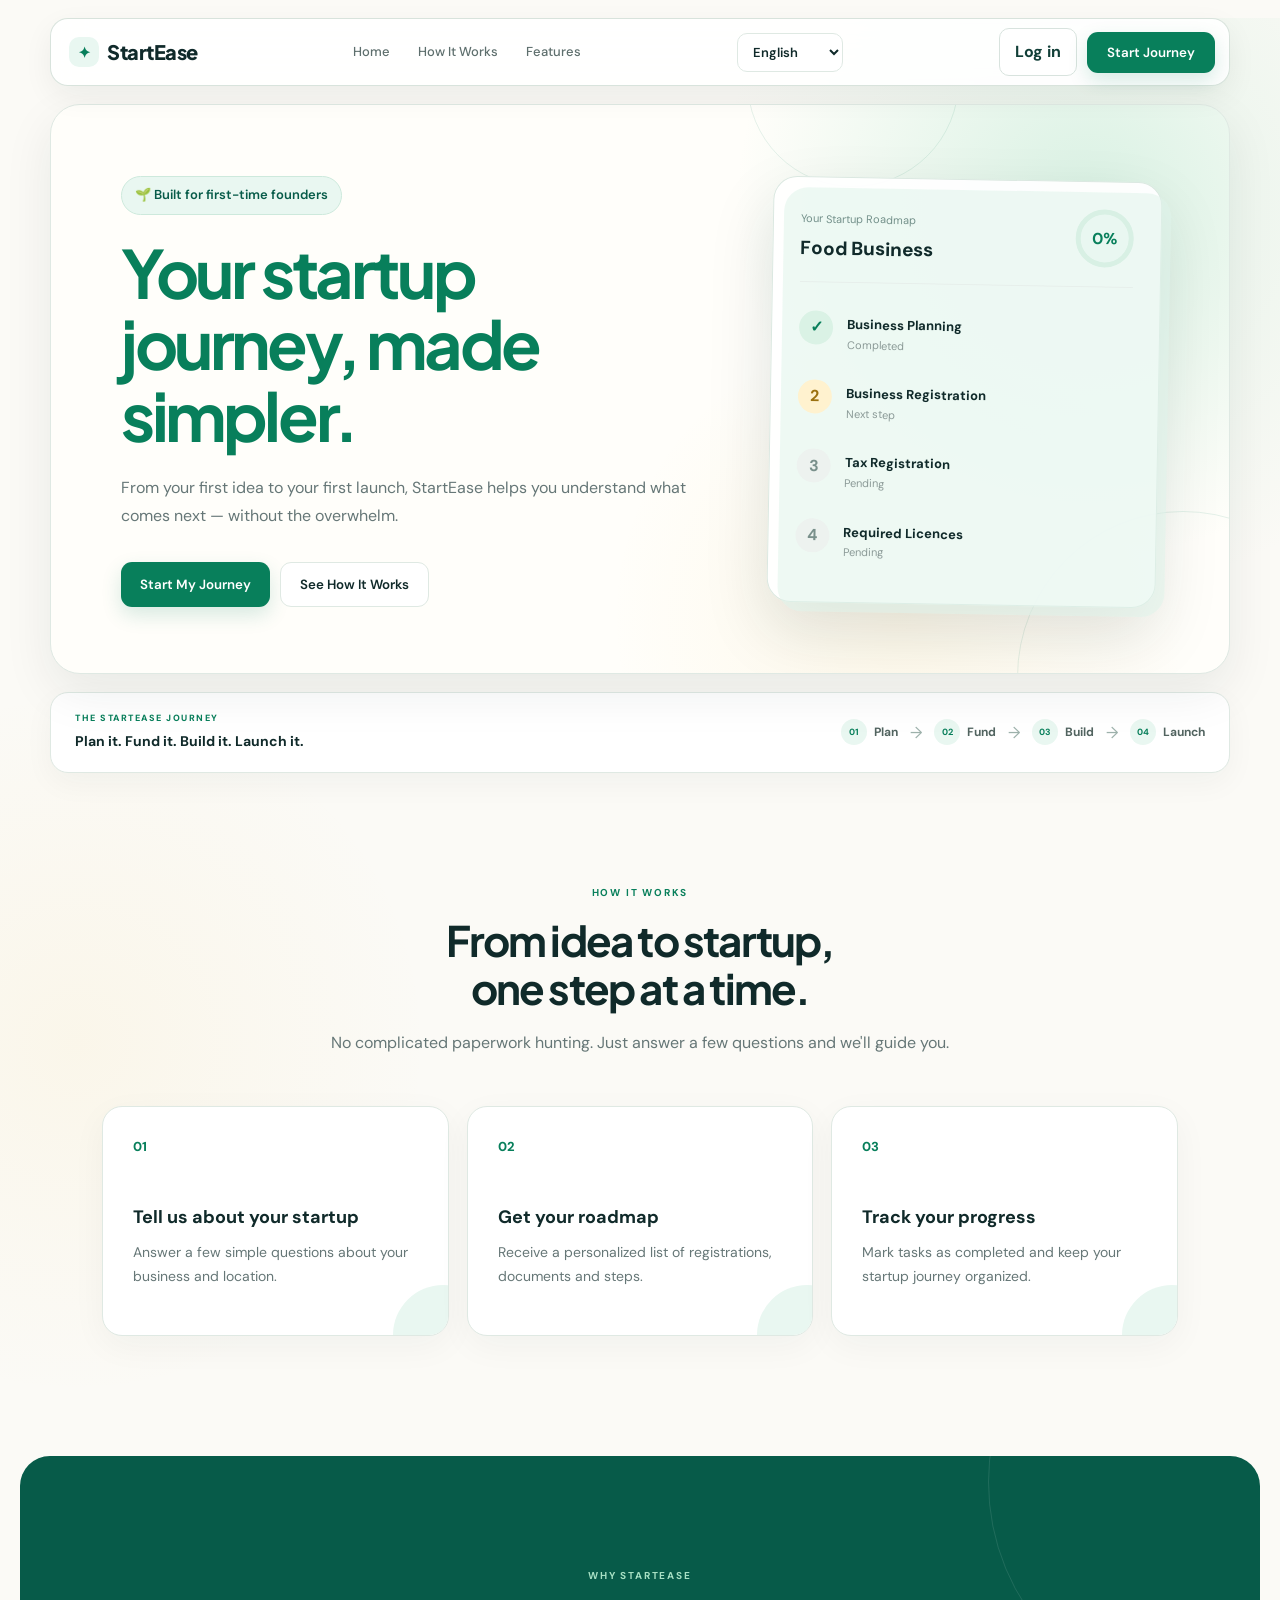
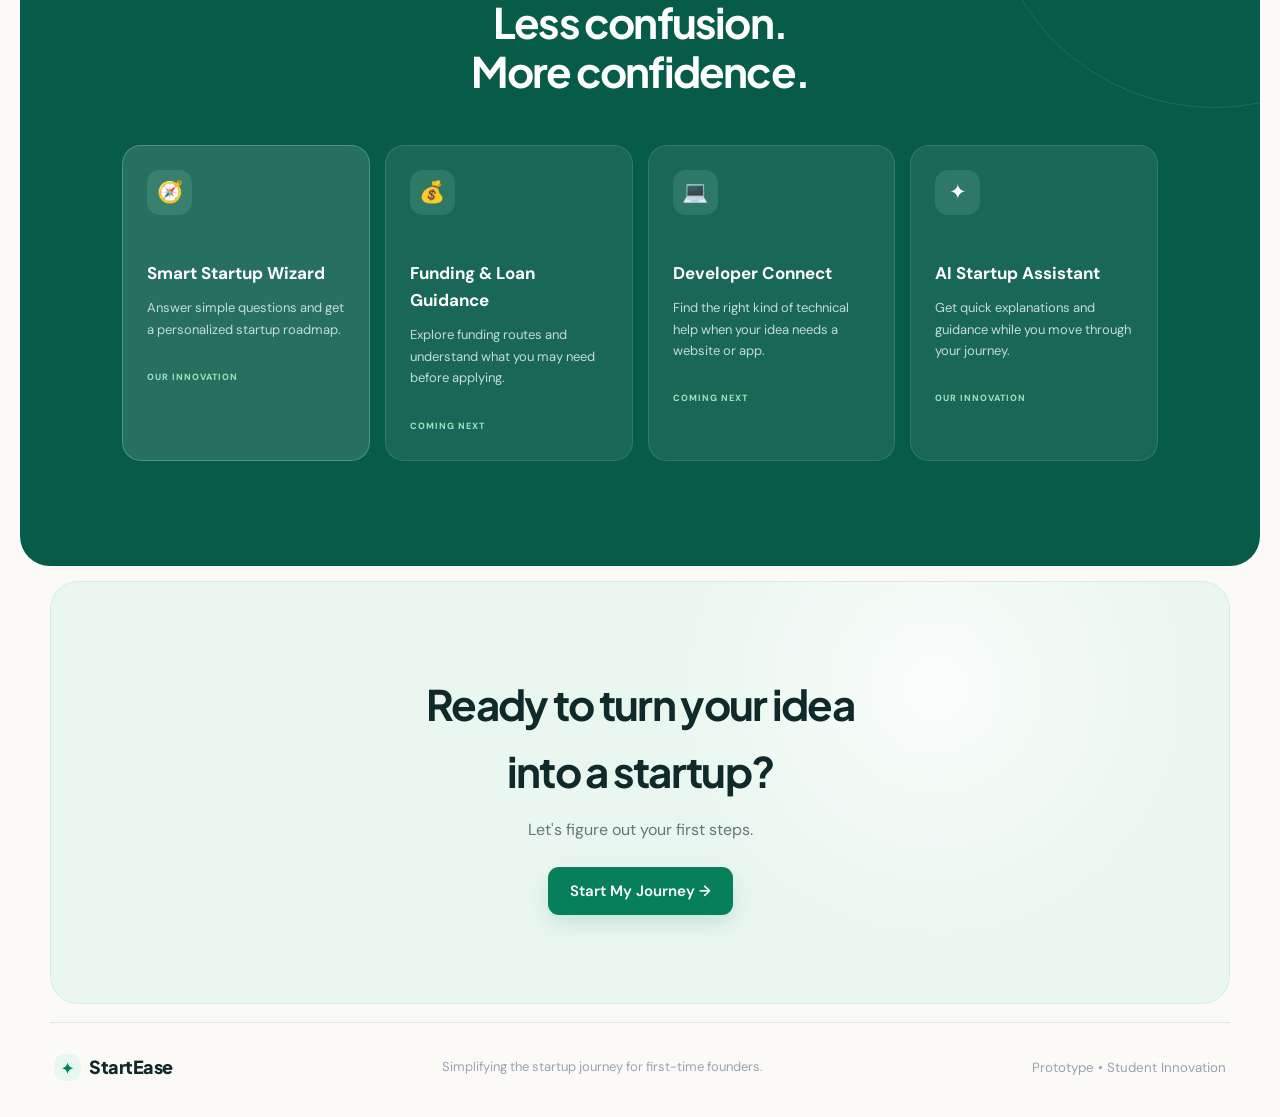
<file: index.html>
<!DOCTYPE html>
<html lang="en">

<head>
    <meta charset="UTF-8">
    <meta name="viewport" content="width=device-width, initial-scale=1.0">

    <title>StartEase | Startup Journey Simplified</title>

    <link rel="stylesheet" href="style.css">
</head>

<body>

    <!-- NAVBAR -->
    <nav class="navbar">

        <div class="logo">
            <span>✦</span> StartEase
        </div>

        <div class="nav-links">
            <a href="#home" data-i18n="navHome">Home</a>
            <a href="#how-it-works" data-i18n="navHow">How It Works</a>
            <a href="#features" data-i18n="navFeatures">Features</a>
        </div>

        <select id="language-selector">
            <option value="en">English</option>
            <option value="hi">हिंदी</option>
            <option value="mr">मराठी</option>
        </select>

        <div class="nav-actions">
            <button class="auth-nav-btn" id="auth-action" onclick="openAuthModal()">Log in</button>
            <button class="nav-btn" onclick="startJourney()" data-i18n="navStart">
                Start Journey
            </button>
        </div>

    </nav>


    <!-- HERO SECTION -->
    <section class="hero" id="home">

        <div class="hero-content">

            <div class="badge" data-i18n="heroBadge">
                🚀 Built for first-time founders
            </div>

            <h1 id="hero-title">
                <span data-i18n="heroTitle1">Your startup journey,</span>
                <span data-i18n="heroTitle2">simplified.</span>
            </h1>

            <p id="hero-text" data-i18n="heroText">
                StartEase helps new entrepreneurs understand the registrations,
                documents and steps they need to start their business — all in one place.
            </p>

            <div class="hero-buttons">

                <button
                    class="nav-btn"
                    id="start-journey-btn"
                    onclick="startJourney()"
                    data-i18n="startJourney">
                    Start My Journey
                </button>

                <button
                    class="nav-btn"
                    id="see-how-btn"
                    data-i18n="seeHow">
                    See How It Works
                </button>

            </div>

        </div>


        <!-- HERO CARD -->
        <div class="hero-card">

            <div class="card-top">

                <div>

                    <small data-i18n="previewLabel">
                        Your Startup Roadmap
                    </small>

                    <h3 id="preview-business">
                        Food Business
                    </h3>

                </div>

                <div class="progress-circle" id="preview-progress">
                    0%
                </div>

            </div>


            <div class="roadmap">

                <div class="roadmap-item completed">

                    <div class="step-icon">✓</div>

                    <div>
                        <strong data-i18n="previewPlanning">
                            Business Planning
                        </strong>

                        <p data-i18n="previewCompleted">
                            Completed
                        </p>
                    </div>

                </div>


                <div class="roadmap-item active">

                    <div class="step-icon">2</div>

                    <div>
                        <strong data-i18n="previewRegistration">
                            Business Registration
                        </strong>

                        <p data-i18n="previewNext">
                            Next step
                        </p>
                    </div>

                </div>


                <div class="roadmap-item">

                    <div class="step-icon">3</div>

                    <div>
                        <strong data-i18n="previewTax">
                            Tax Registration
                        </strong>

                        <p data-i18n="previewPending">
                            Pending
                        </p>
                    </div>

                </div>


                <div class="roadmap-item">

                    <div class="step-icon">4</div>

                    <div>
                        <strong data-i18n="previewLicences">
                            Required Licences
                        </strong>

                        <p data-i18n="previewPending">
                            Pending
                        </p>
                    </div>

                </div>

            </div>

        </div>

    </section>


    <!-- START EASE JOURNEY -->
    <section class="journey-strip" aria-label="StartEase journey">
        <div class="journey-copy">
            <span data-i18n="journeyLabel">THE STARTEASE JOURNEY</span>
            <strong data-i18n="journeyTitle">Plan it. Fund it. Build it. Launch it.</strong>
        </div>
        <div class="journey-steps">
            <div class="journey-step"><b>01</b><span data-i18n="journeyPlan">Plan</span></div>
            <i>→</i>
            <div class="journey-step"><b>02</b><span data-i18n="journeyFund">Fund</span></div>
            <i>→</i>
            <div class="journey-step"><b>03</b><span data-i18n="journeyBuild">Build</span></div>
            <i>→</i>
            <div class="journey-step"><b>04</b><span data-i18n="journeyLaunch">Launch</span></div>
        </div>
    </section>


    <!-- HOW IT WORKS -->
    <section class="section" id="how-it-works">

        <div class="section-heading">

            <span data-i18n="howLabel">
                HOW IT WORKS
            </span>

            <h2 id="how-title">
                <span data-i18n="howTitle1">From idea to startup,</span>
                <br>
                <span data-i18n="howTitle2">one step at a time.</span>
            </h2>

            <p id="how-subtitle" data-i18n="howSubtitle">
                No complicated paperwork hunting.
                Just answer a few questions and we'll guide you.
            </p>

        </div>


        <div class="steps">

            <div class="info-card">

                <div class="number">01</div>

                <h3 data-i18n="howStep1Title">
                    Tell us about your startup
                </h3>

                <p data-i18n="howStep1Text">
                    Answer a few simple questions about your
                    business and location.
                </p>

            </div>


            <div class="info-card">

                <div class="number">02</div>

                <h3 data-i18n="howStep2Title">
                    Get your roadmap
                </h3>

                <p data-i18n="howStep2Text">
                    Receive a personalized list of registrations,
                    documents and steps.
                </p>

            </div>


            <div class="info-card">

                <div class="number">03</div>

                <h3 data-i18n="howStep3Title">
                    Track your progress
                </h3>

                <p data-i18n="howStep3Text">
                    Mark tasks as completed and keep your
                    startup journey organized.
                </p>

            </div>

        </div>

    </section>


    <!-- FEATURES -->
    <section class="features-section" id="features">

        <div class="section-heading">

            <span data-i18n="whyLabel">
                WHY STARTEASE
            </span>

            <h2>
                <span data-i18n="whyTitle1">Less confusion.</span>
                <br>
                <span data-i18n="whyTitle2">More progress.</span>
            </h2>

        </div>


        <div class="feature-grid">

            <div class="feature-card feature-card-main">
                <div class="feature-icon">🧭</div>
                <h3 data-i18n="feature1Title">Smart Startup Wizard</h3>
                <p data-i18n="feature1Text">Answer simple questions and get a personalized startup roadmap.</p>
                <label data-i18n="innovation">OUR INNOVATION</label>
            </div>

            <div class="feature-card">
                <div class="feature-icon">💰</div>
                <h3 data-i18n="feature2Title">Funding &amp; Loan Guidance</h3>
                <p data-i18n="feature2Text">Explore funding routes and understand what to prepare before applying.</p>
                <label data-i18n="comingSoon">COMING NEXT</label>
            </div>

            <div class="feature-card">
                <div class="feature-icon">💻</div>
                <h3 data-i18n="feature3Title">Developer Connect</h3>
                <p data-i18n="feature3Text">Find the right kind of technical help when your idea needs a website or app.</p>
                <label data-i18n="comingSoon">COMING NEXT</label>
            </div>

            <div class="feature-card">
                <div class="feature-icon">✦</div>
                <h3 data-i18n="feature4Title">AI Startup Assistant</h3>
                <p data-i18n="feature4Text">Get quick explanations and guidance while you move through your journey.</p>
                <label data-i18n="innovation">OUR INNOVATION</label>
            </div>

        </div>

    </section>


    <!-- CTA -->
    <section class="cta">

        <h2>
            <span data-i18n="ctaTitle1">Ready to turn your idea</span>
            <br>
            <span data-i18n="ctaTitle2">into a startup?</span>
        </h2>

        <p data-i18n="ctaText">
            Let's figure out your first steps.
        </p>

        <button
            class="primary-btn"
            onclick="startJourney()"
            data-i18n="ctaButton">
            Start My Journey →
        </button>

    </section>


    <!-- FOOTER -->
    <footer>

        <div class="logo">
            <span>✦</span> StartEase
        </div>

        <p data-i18n="footerText">
            Simplifying the startup journey for first-time founders.
        </p>

        <small data-i18n="footerPrototype">
            Prototype • Student Innovation
        </small>

    </footer>


    <!-- STARTUP WIZARD -->
    <div class="wizard-overlay" id="wizard">

        <div class="wizard-box">

            <button
                class="close-wizard"
                onclick="closeWizard()">
                ×
            </button>

            <div class="wizard-header">

                <span data-i18n="wizardLabel">
                    STARTUP WIZARD
                </span>

                <h2 data-i18n="wizardTitle">
                    Let's understand your startup.
                </h2>

                <p data-i18n="wizardText">
                    Answer a few simple questions and get a roadmap that fits where you are right now.
                </p>

            </div>


            <!-- BUSINESS TYPE -->
            <div class="wizard-step">

                <h3 data-i18n="businessQuestion">
                    1. What type of business are you starting?
                </h3>

                <div class="wizard-options">

                    <div
                        class="wizard-option"
                        onclick="selectOption(this, 'business', 'Retail')">

                        🛍️

                        <strong data-i18n="retail">
                            Retail
                        </strong>

                        <small data-i18n="retailText">
                            Products & stores
                        </small>

                    </div>


                    <div
                        class="wizard-option"
                        onclick="selectOption(this, 'business', 'Food')">

                        🍴

                        <strong data-i18n="food">
                            Food
                        </strong>

                        <small data-i18n="foodText">
                            Food & beverages
                        </small>

                    </div>


                    <div
                        class="wizard-option"
                        onclick="selectOption(this, 'business', 'Technology')">

                        💻

                        <strong data-i18n="technology">
                            Technology
                        </strong>

                        <small data-i18n="technologyText">
                            Tech & software
                        </small>

                    </div>


                    <div
                        class="wizard-option"
                        onclick="selectOption(this, 'business', 'Services')">

                        💼

                        <strong data-i18n="services">
                            Services
                        </strong>

                        <small data-i18n="servicesText">
                            Professional services
                        </small>

                    </div>

                </div>

            </div>


            <!-- LOCATION -->
            <div class="wizard-step">

                <h3 data-i18n="locationQuestion">
                    2. Where will your business operate?
                </h3>

                <select
                    id="location"
                    onchange="startupData.location = this.value">

                    <option value="" data-i18n="selectState">
                        Select your state
                    </option>

                    <option value="Maharashtra">
                        Maharashtra
                    </option>

                    <option value="Gujarat">
                        Gujarat
                    </option>

                    <option value="Karnataka">
                        Karnataka
                    </option>

                    <option value="Delhi">
                        Delhi
                    </option>

                    <option value="Tamil Nadu">
                        Tamil Nadu
                    </option>

                </select>

            </div>


            <!-- STAGE -->
            <div class="wizard-step">

                <h3 data-i18n="stageQuestion">
                    3. Where are you in your journey?
                </h3>

                <div class="wizard-options">

                    <div
                        class="wizard-option"
                        onclick="selectOption(this, 'stage', 'Idea')">

                        💡

                        <strong data-i18n="idea">
                            Just an idea
                        </strong>

                        <small data-i18n="ideaText">
                            Planning my business
                        </small>

                    </div>


                    <div
                        class="wizard-option"
                        onclick="selectOption(this, 'stage', 'Planning')">

                        🚀

                        <strong data-i18n="planningLaunch">
                            Planning to launch
                        </strong>

                        <small data-i18n="planningText">
                            Getting everything ready
                        </small>

                    </div>


                    <div
                        class="wizard-option"
                        onclick="selectOption(this, 'stage', 'Operating')">

                        🏢

                        <strong data-i18n="operating">
                            Already operating
                        </strong>

                        <small data-i18n="operatingText">
                            My business has started
                        </small>

                    </div>

                </div>

            </div>




            <!-- READINESS CHECK -->
            <div class="wizard-step readiness-step">

                <div class="readiness-heading">
                    <div>
                        <h3 data-i18n="readinessQuestion">4. How ready is your startup today?</h3>
                        <p data-i18n="readinessText">Select what you already have. There are no wrong answers — this helps us understand your starting point.</p>
                    </div>
                    <span class="readiness-count" id="readiness-count">0/5</span>
                </div>

                <div class="readiness-grid">
                    <label class="readiness-option" onclick="toggleReadiness(this, 'name')">
                        <input type="checkbox" aria-label="Business name">
                        <span class="readiness-check">✓</span>
                        <span><strong data-i18n="readinessName">Business name</strong><small data-i18n="readinessNameText">I have a name in mind</small></span>
                    </label>

                    <label class="readiness-option" onclick="toggleReadiness(this, 'budget')">
                        <input type="checkbox" aria-label="Basic budget">
                        <span class="readiness-check">✓</span>
                        <span><strong data-i18n="readinessBudget">Basic budget</strong><small data-i18n="readinessBudgetText">I know my starting budget</small></span>
                    </label>

                    <label class="readiness-option" onclick="toggleReadiness(this, 'customer')">
                        <input type="checkbox" aria-label="Target customer">
                        <span class="readiness-check">✓</span>
                        <span><strong data-i18n="readinessCustomer">Target customer</strong><small data-i18n="readinessCustomerText">I know who I want to serve</small></span>
                    </label>

                    <label class="readiness-option" onclick="toggleReadiness(this, 'product')">
                        <input type="checkbox" aria-label="Product or service">
                        <span class="readiness-check">✓</span>
                        <span><strong data-i18n="readinessProduct">Product or service</strong><small data-i18n="readinessProductText">I know what I will offer</small></span>
                    </label>

                    <label class="readiness-option" onclick="toggleReadiness(this, 'online')">
                        <input type="checkbox" aria-label="Online presence">
                        <span class="readiness-check">✓</span>
                        <span><strong data-i18n="readinessOnline">Online presence</strong><small data-i18n="readinessOnlineText">I have a website, page or online profile</small></span>
                    </label>
                </div>

                <div class="readiness-note">✦ <span data-i18n="readinessCountLabel">Ready items</span>: <strong id="readiness-count-inline">0</strong>/5</div>
            </div>


            <button
                class="generate-btn"
                onclick="generateRoadmap()"
                data-i18n="generate">
                Generate My Roadmap →
            </button>

        </div>

    </div>


    <!-- AUTH MODAL -->
    <div class="auth-overlay" id="auth-modal" aria-hidden="true">
        <div class="auth-card" role="dialog" aria-modal="true" aria-labelledby="auth-title">
            <button class="auth-close" onclick="closeAuthModal()" aria-label="Close">×</button>
            <div class="auth-brand">✦ StartEase</div>
            <div class="auth-kicker">YOUR STARTUP JOURNEY</div>
            <h2 id="auth-title">Welcome back.</h2>
            <p class="auth-subtitle" id="auth-subtitle">Log in to continue your startup journey.</p>

            <div class="auth-tabs">
                <button class="auth-tab active" id="login-tab" onclick="showAuthMode('login')">Log in</button>
                <button class="auth-tab" id="signup-tab" onclick="showAuthMode('signup')">Create account</button>
            </div>

            <form id="login-form" class="auth-form" onsubmit="handleLogin(event)">
                <label>Email address</label>
                <input id="login-email" type="email" autocomplete="email" placeholder="you@example.com" required>
                <label>Password</label>
                <input id="login-password" type="password" autocomplete="current-password" placeholder="Enter your password" required minlength="4">
                <p class="auth-error" id="login-error"></p>
                <button class="auth-submit" type="submit">Log in to StartEase →</button>
                <p class="auth-switch">New here? <button type="button" onclick="showAuthMode('signup')">Create an account</button></p>
            </form>

            <form id="signup-form" class="auth-form hidden" onsubmit="handleSignup(event)">
                <label>Your name</label>
                <input id="signup-name" type="text" autocomplete="name" placeholder="Your name" required maxlength="40">
                <label>Email address</label>
                <input id="signup-email" type="email" autocomplete="email" placeholder="you@example.com" required>
                <label>Create password</label>
                <input id="signup-password" type="password" autocomplete="new-password" placeholder="At least 4 characters" required minlength="4">
                <p class="auth-error" id="signup-error"></p>
                <button class="auth-submit" type="submit">Create my account →</button>
                <p class="auth-switch">Already have an account? <button type="button" onclick="showAuthMode('login')">Log in</button></p>
            </form>

            <p class="auth-note">Prototype authentication: your account stays in this browser using local storage.</p>
        </div>
    </div>

    <script src="auth.js"></script>
    <script src="script.js"></script>

</body>
</html>
</file>
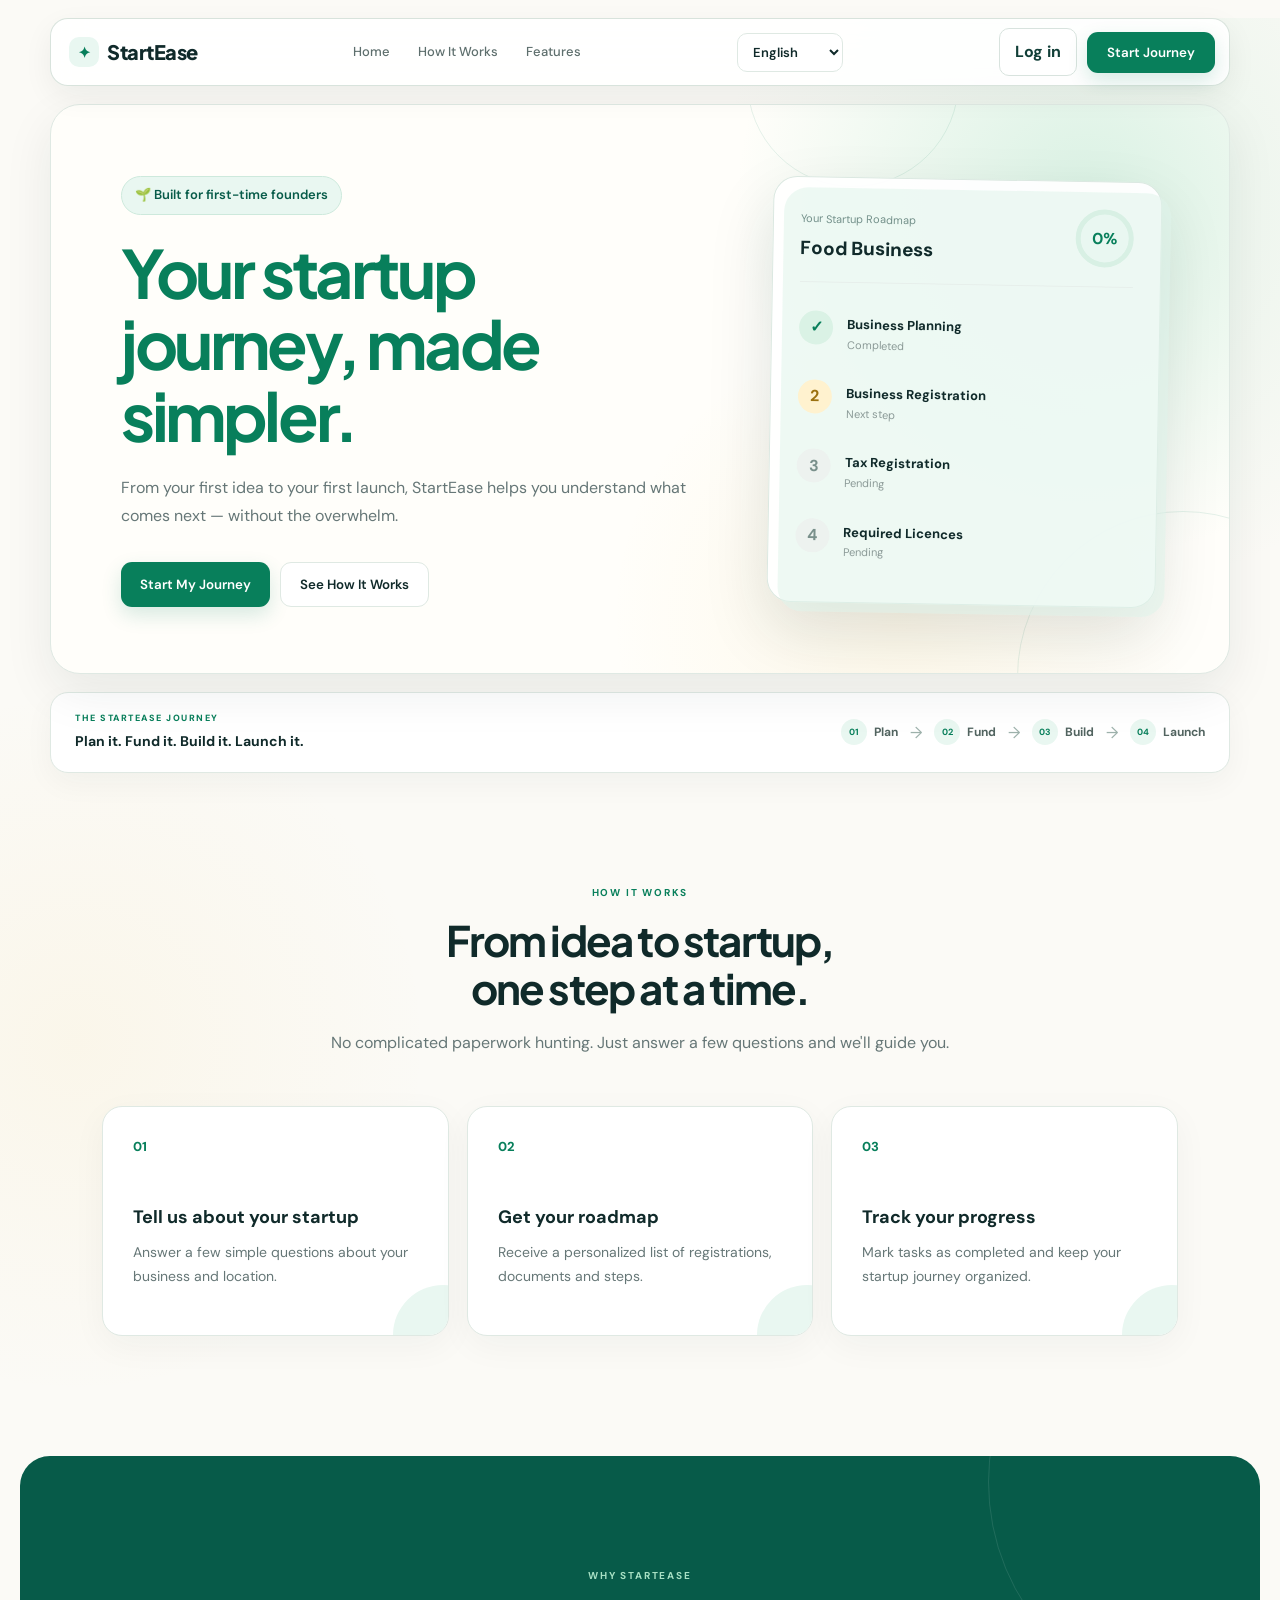
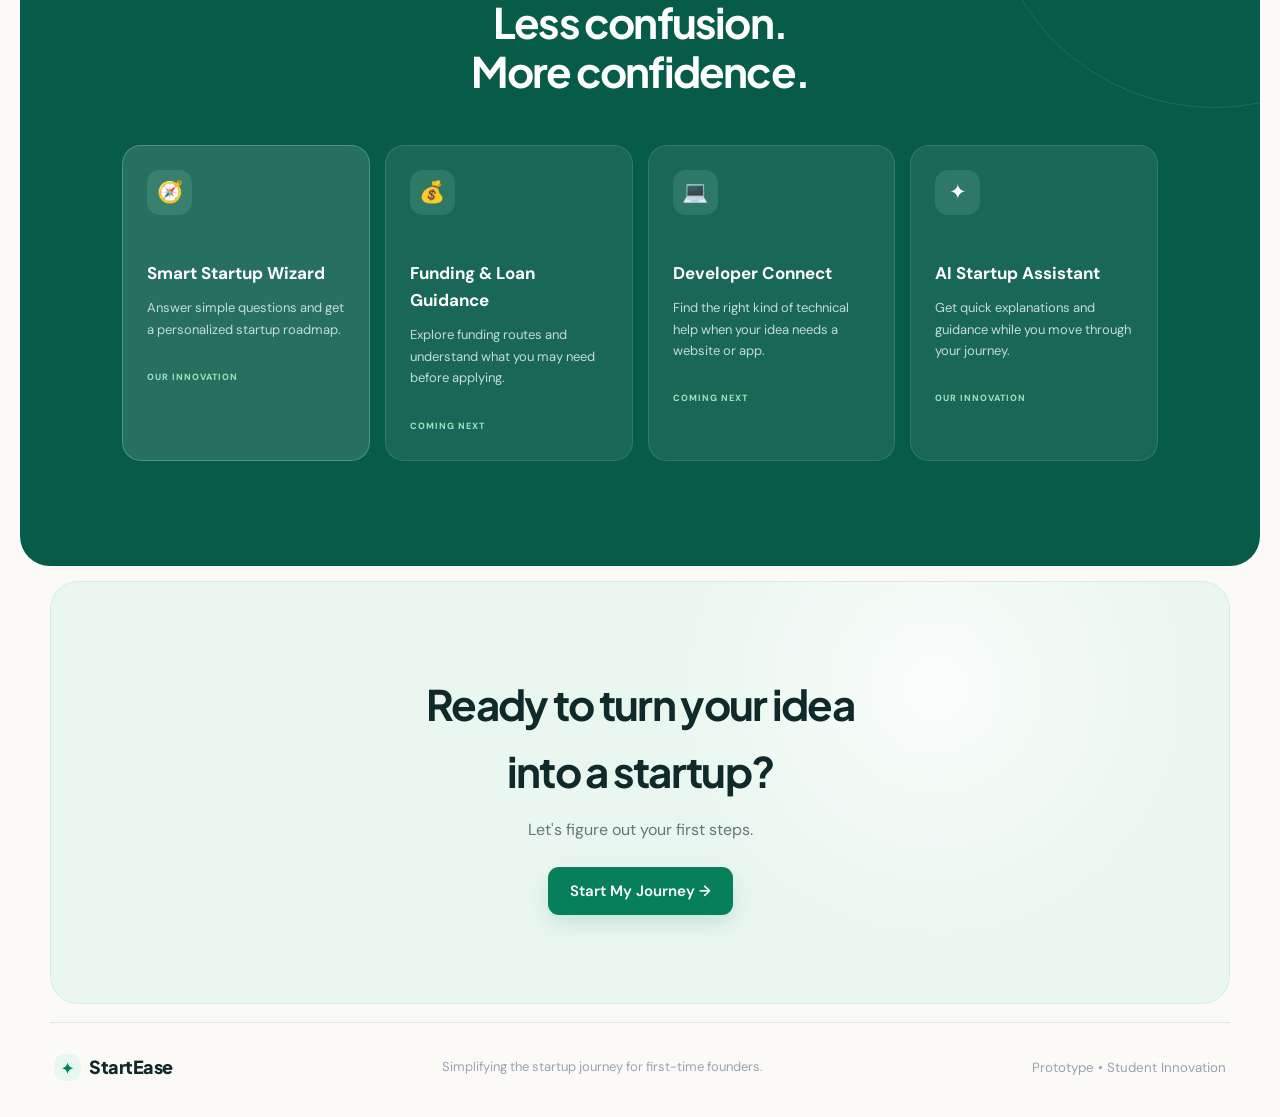
<file: roadmap.html>
<!DOCTYPE html>
<html lang="en">

<head>

    <meta charset="UTF-8">

    <meta
        name="viewport"
        content="width=device-width, initial-scale=1.0">

    <title>StartEase | Your Roadmap</title>

    <link
        rel="stylesheet"
        href="style.css">

</head>

<body>


    <!-- NAVBAR -->

    <nav class="navbar">

        <div class="logo">
            <span>✦</span> StartEase
        </div>


        <div class="nav-links">

            <a
                href="index.html"
                data-i18n="navHome">
                Home
            </a>

            <a
                href="#funding"
                data-i18n="navFunding">
                Funding
            </a>

            <a
                href="#connect"
                data-i18n="navConnect">
                Connect
            </a>

            <a
                href="#"
                onclick="event.preventDefault(); toggleAssistant(true);"
                data-i18n="navAssistant">
                AI Assistant
            </a>

            <a
                href="index.html#features"
                data-i18n="navFeatures">
                Features
            </a>

        </div>


        <select id="language-selector">

            <option value="en">
                English
            </option>

            <option value="hi">
                हिंदी
            </option>

            <option value="mr">
                मराठी
            </option>

        </select>


        <div class="nav-actions">
            <button class="auth-nav-btn" id="auth-action" onclick="logoutUser()">Log out</button>
            <button
                class="nav-btn"
                onclick="window.location.href='index.html'">
                <span data-i18n="navStartAgain">Start Again</span>
            </button>
        </div>

    </nav>



    <!-- MAIN -->

    <main class="roadmap-page">


        <!-- HEADER -->

        <section class="roadmap-header">

            <div>

                <span
                    class="roadmap-label"
                    data-i18n="roadmapLabel">

                    YOUR PERSONALIZED ROADMAP

                </span>


                <h1>

                    <span data-i18n="roadmapTitle1">
                        Let's get your startup
                    </span>

                    <span data-i18n="roadmapTitle2">
                        ready.
                    </span>

                </h1>


                <p id="startup-summary">
                    Loading your startup details...
                </p>

            </div>


            <div
                class="personalized-badge"
                data-i18n="personalizedBadge">

                ✨ Personalized roadmap based on your startup

            </div>



            <div class="progress-card">

                <div
                    class="progress-number"
                    id="progress-number">

                    0%

                </div>


                <div>

                    <strong data-i18n="progressTitle">
                        Startup Progress
                    </strong>

                    <p data-i18n="progressText">
                        Keep moving forward 🚀
                    </p>

                </div>

            </div>

        </section>



        <!-- PROGRESS BAR -->

        <section class="progress-bar-container">

            <div class="progress-bar">

                <div
                    class="progress-fill"
                    id="progress-fill">
                </div>

            </div>


            <div class="progress-info">

                <span id="completed-count">
                    0 of 5 completed
                </span>

                <span data-i18n="journey">
                    Your journey
                </span>

            </div>

        </section>



        <!-- ROADMAP -->

        <section class="roadmap-section">

            <div class="roadmap-title">

                <div>

                    <span data-i18n="nextSteps">
                        YOUR NEXT STEPS
                    </span>

                    <h2 data-i18n="roadmapHeading">
                        Startup Roadmap
                    </h2>

                </div>


                <button
                    class="filter-btn"
                    onclick="resetProgress()"
                    data-i18n="reset">

                    Reset Progress

                </button>

            </div>


            <div id="roadmap-container">

                <!-- JavaScript will generate roadmap -->

            </div>

        </section>



        <!-- FUNDING & LOAN NAVIGATOR -->
        <section class="funding-section" id="funding">

            <div class="funding-heading">
                <div>
                    <span data-i18n="fundingLabel">FUND YOUR STARTUP</span>
                    <h2 data-i18n="fundingTitle">Find a funding route that fits your stage.</h2>
                    <p data-i18n="fundingText">Explore self-funding, loans and startup funding in one simple place. StartEase helps you understand the route before you apply.</p>
                </div>
                <div class="funding-stage-pill" id="funding-stage-pill">Your stage</div>
            </div>

            <div class="funding-grid">
                <article class="funding-card featured">
                    <div class="funding-icon">🌱</div>
                    <div class="funding-tag" data-i18n="fundingTagStartup">STARTUP FUNDING</div>
                    <h3 data-i18n="fundingStartupTitle">Startup India funding guide</h3>
                    <p data-i18n="fundingStartupText">Explore funding routes, government schemes and investor-focused resources for startups.</p>
                    <a class="funding-link" href="https://www.startupindia.gov.in/" target="_blank" rel="noopener" data-i18n="fundingLearn">Explore official resource →</a>
                </article>

                <article class="funding-card">
                    <div class="funding-icon">🏦</div>
                    <div class="funding-tag" data-i18n="fundingTagLoan">BUSINESS LOANS</div>
                    <h3 data-i18n="fundingLoanTitle">Loans for micro businesses</h3>
                    <p data-i18n="fundingLoanText">PMMY supports eligible micro enterprises through lending institutions, with categories based on loan size.</p>
                    <a class="funding-link" href="https://financialservices.gov.in/pradhan-mantri-mudra-yojana-pmmy" target="_blank" rel="noopener" data-i18n="fundingLearn">Check official details →</a>
                </article>

                <article class="funding-card">
                    <div class="funding-icon">🧭</div>
                    <div class="funding-tag" data-i18n="fundingTagPortal">FIND A ROUTE</div>
                    <h3 data-i18n="fundingPortalTitle">JanSamarth</h3>
                    <p data-i18n="fundingPortalText">A government portal that brings multiple credit-linked schemes into one place so applicants can explore relevant options.</p>
                    <a class="funding-link" href="https://www.jansamarth.in/home" target="_blank" rel="noopener" data-i18n="fundingLearn">Open official portal →</a>
                </article>

                <article class="funding-card">
                    <div class="funding-icon">🚀</div>
                    <div class="funding-tag" data-i18n="fundingTagSeed">SEED FUND</div>
                    <h3 data-i18n="fundingSeedTitle">Startup India Seed Fund</h3>
                    <p data-i18n="fundingSeedText">SISFS supports eligible early-stage startups for proof of concept, prototypes, product trials and market entry. The 2026 startup application window closed on 31 May 2026; check the official portal for current status and future windows.</p>
                    <a class="funding-link" href="https://seedfund.startupindia.gov.in/faq" target="_blank" rel="noopener" data-i18n="fundingLearn">Check official status →</a>
                </article>
            </div>

            <div class="funding-prep">
                <div class="funding-prep-copy">
                    <span data-i18n="fundingPrepLabel">BEFORE YOU APPLY</span>
                    <h3 data-i18n="fundingPrepTitle">Get your basics ready first.</h3>
                </div>
                <div class="funding-checks">
                    <span>✓ <span data-i18n="fundingCheck1">Clear business idea</span></span>
                    <span>✓ <span data-i18n="fundingCheck2">Use-of-funds plan</span></span>
                    <span>✓ <span data-i18n="fundingCheck3">Basic cost estimates</span></span>
                    <span>✓ <span data-i18n="fundingCheck4">Relevant business documents</span></span>
                </div>
            </div>

            <p class="funding-note" data-i18n="fundingNote">StartEase provides guidance and official resources. Eligibility, approval, interest rates and terms are decided by the relevant scheme or lender.</p>
        </section>


        <!-- STARTEASE CONNECT -->
        <section class="connect-section" id="connect">

            <div class="connect-heading">
                <div>
                    <span data-i18n="connectLabel">STARTEASE CONNECT</span>
                    <h2 data-i18n="connectTitle">Know what help you need. Know what to ask for.</h2>
                    <p data-i18n="connectText">Choose the kind of help your startup needs and build a simple brief you can take to a professional or service platform.</p>
                </div>
                <div class="connect-badge">✦ <span data-i18n="connectBadge">Build with confidence</span></div>
            </div>

            <div class="connect-grid">
                <button class="connect-card active" data-connect-type="developer" onclick="selectConnectType('developer')">
                    <span class="connect-card-icon">💻</span>
                    <span class="connect-card-tag" data-i18n="connectDeveloperTag">BUILD</span>
                    <strong data-i18n="connectDeveloperTitle">Developer</strong>
                    <small data-i18n="connectDeveloperText">Website, mobile app or both.</small>
                </button>

                <button class="connect-card" data-connect-type="designer" onclick="selectConnectType('designer')">
                    <span class="connect-card-icon">🎨</span>
                    <span class="connect-card-tag" data-i18n="connectDesignerTag">BRAND</span>
                    <strong data-i18n="connectDesignerTitle">Designer</strong>
                    <small data-i18n="connectDesignerText">Logo, identity and visual design.</small>
                </button>

                <button class="connect-card" data-connect-type="finance" onclick="selectConnectType('finance')">
                    <span class="connect-card-icon">📊</span>
                    <span class="connect-card-tag" data-i18n="connectFinanceTag">MONEY</span>
                    <strong data-i18n="connectFinanceTitle">Finance help</strong>
                    <small data-i18n="connectFinanceText">Bookkeeping, accounts and financial setup.</small>
                </button>

                <button class="connect-card" data-connect-type="legal" onclick="selectConnectType('legal')">
                    <span class="connect-card-icon">⚖️</span>
                    <span class="connect-card-tag" data-i18n="connectLegalTag">LEGAL</span>
                    <strong data-i18n="connectLegalTitle">Legal help</strong>
                    <small data-i18n="connectLegalText">Registrations, agreements and legal guidance.</small>
                </button>
            </div>

            <div class="connect-workspace">
                <div class="connect-workspace-copy">
                    <span class="connect-mini-label" data-i18n="connectStepLabel">STEP 1 · TELL US WHAT YOU NEED</span>
                    <h3 id="connect-panel-title">Build a website or app</h3>
                    <p id="connect-panel-text">Answer two quick questions and StartEase will prepare a starter brief you can share with a developer.</p>
                </div>

                <div class="connect-options" id="connect-options"></div>

                <div class="connect-result" id="connect-result">
                    <div>
                        <span class="connect-mini-label" data-i18n="connectBriefLabel">YOUR STARTER BRIEF</span>
                        <h4 id="connect-result-title">Website project</h4>
                        <p id="connect-result-text">Business information, pages, contact details, mobile-friendly design, domain and hosting.</p>
                    </div>
                    <button class="connect-copy-btn" onclick="copyConnectBrief()" data-i18n="connectCopy">Copy brief</button>
                </div>

                <p class="connect-note" data-i18n="connectNote">StartEase does not assign or verify service providers. It helps you understand the help you need and prepare a clear brief before you contact one.</p>
            </div>

        </section>


        <!-- AI ASSISTANT -->
        <button class="assistant-fab" id="assistant-fab" onclick="toggleAssistant(true)" aria-label="Open AI Assistant">
            <span class="assistant-fab-spark">✦</span>
            <span data-i18n="assistantFab">Ask StartEase</span>
        </button>

        <section class="assistant-panel" id="assistant-panel" aria-hidden="true">
            <div class="assistant-panel-head">
                <div>
                    <span class="assistant-kicker" data-i18n="assistantKicker">STARTEASE AI ASSISTANT</span>
                    <h2 data-i18n="assistantTitle">Your startup co-pilot.</h2>
                    <p data-i18n="assistantSubtitle">Ask about your next step, funding, setup or building your product.</p>
                </div>
                <button class="assistant-close" onclick="toggleAssistant(false)" aria-label="Close assistant">×</button>
            </div>

            <div class="assistant-context" id="assistant-context"></div>

            <div class="assistant-messages" id="assistant-messages" aria-live="polite"></div>

            <div class="assistant-suggestions" id="assistant-suggestions"></div>

            <form class="assistant-input-row" id="assistant-form">
                <input id="assistant-input" autocomplete="off" data-i18n-placeholder="assistantPlaceholder" placeholder="Ask me something about your startup...">
                <button type="submit" data-i18n="assistantSend">Send</button>
            </form>

            <div class="assistant-footnote" data-i18n="assistantFootnote">StartEase uses your roadmap context to give guidance. Verify official requirements before applying.</div>
        </section>


        <!-- DETAILS MODAL -->

        <div
            class="details-overlay"
            id="details-modal">

            <div class="details-modal">


                <button
                    class="details-close"
                    onclick="closeDetails()">

                    ×

                </button>


                <div
                    class="modal-icon"
                    id="modal-icon">

                    📋

                </div>


                <span
                    class="modal-step"
                    id="modal-step">

                    STEP 1

                </span>


                <h2 id="modal-title">
                    Business Registration
                </h2>


                <p id="modal-description">
                    Details about this step.
                </p>


                <div class="modal-requirements">

                    <h4 data-i18n="modalRequired">
                        Usually required
                    </h4>

                    <div
                        id="modal-requirement-list">
                    </div>

                </div>


                <div
                    class="modal-resources"
                    id="modal-resources">
                </div>


                <div
                    class="modal-note"
                    data-i18n="modalNote">

                    💡 Requirements can vary depending on
                    your business and location.

                </div>


                <button
                    class="modal-action"
                    onclick="closeDetails()"
                    data-i18n="gotIt">

                    Got it

                </button>

            </div>

        </div>



        <!-- QUICK HELP -->

        <section class="help-card">

            <div class="help-icon">
                💡
            </div>


            <div>

                <h3 data-i18n="helpTitle">
                    Not sure where to start?
                </h3>

                <p data-i18n="helpText">
                    Start with the highlighted step.
                    We've arranged your roadmap in a simple order.
                </p>

            </div>

        </section>

    </main>



    <!-- CELEBRATION POPUP -->

    <div
        class="celebration-overlay"
        id="celebration-overlay">

        <div
            class="celebration-confetti"
            id="celebration-confetti">
        </div>


        <div class="celebration-card">

            <div class="celebration-icon">
                🎉
            </div>


            <span
                class="celebration-small"
                data-i18n="completeTitle">

                ROADMAP COMPLETE

            </span>


            <h2 data-i18n="completeHeading">
                You did it! 🚀
            </h2>


            <p data-i18n="completeText">

                Your startup roadmap is complete.
                You've taken all the major steps —
                now it's time to build!

            </p>


            <button
                class="celebration-btn"
                onclick="closeCelebration()"
                data-i18n="letsGo">

                Let's Go! ✨

            </button>

        </div>

    </div>



    <script src="auth.js"></script>
    <script src="roadmap.js"></script>

</body>
</html>
</file>
<file: style.css>
@import url('https://fonts.googleapis.com/css2?family=DM+Sans:wght@400;500;600;700&family=Plus+Jakarta+Sans:wght@600;700;800&display=swap');


* {
    margin: 0;
    padding: 0;
    box-sizing: border-box;
}


html {
    scroll-behavior: smooth;
}


body {
    font-family: 'DM Sans', sans-serif;
    background: #f7f9fc;
    color: #172033;
    line-height: 1.6;
}


/* NAVBAR */

.navbar {
    height: 76px;
    padding: 0 7%;
    display: flex;
    align-items: center;
    justify-content: space-between;

    background: rgba(255,255,255,0.92);
    border-bottom: 1px solid #e8ecf2;

    position: sticky;
    top: 0;
    z-index: 100;
}


.logo {
    font-family: 'Plus Jakarta Sans', sans-serif;
    font-size: 22px;
    font-weight: 800;
    color: #172033;
}


.logo span {
    color: #635bff;
}


.nav-links {
    display: flex;
    gap: 35px;
}


.nav-links a {
    text-decoration: none;
    color: #667085;
    font-size: 14px;
    font-weight: 500;
}


.nav-links a:hover {
    color: #635bff;
}


.nav-btn,
.primary-btn {
    border: none;
    background: #635bff;
    color: white;
    padding: 12px 20px;
    border-radius: 9px;
    font-weight: 600;
    cursor: pointer;

    transition: 0.2s;
}


.nav-btn:hover,
.primary-btn:hover {
    transform: translateY(-2px);
    box-shadow: 0 8px 20px rgba(99,91,255,0.25);
}


/* HERO */

.hero {
    min-height: 650px;
    padding: 90px 8%;

    display: flex;
    align-items: center;
    justify-content: space-between;
    gap: 70px;

    background:
        radial-gradient(circle at 80% 20%, #e7e4ff 0, transparent 30%),
        #f7f9fc;
}


.hero-content {
    max-width: 590px;
}


.badge {
    display: inline-block;

    background: #eeecff;
    color: #554ce0;

    padding: 7px 13px;
    border-radius: 30px;

    font-size: 13px;
    font-weight: 600;

    margin-bottom: 22px;
}


.hero h1 {
    font-family: 'Plus Jakarta Sans', sans-serif;

    font-size: clamp(42px, 5vw, 68px);
    line-height: 1.08;

    letter-spacing: -2px;

    margin-bottom: 25px;
}


.hero h1 span {
    color: #635bff;
}


.hero-content > p {
    color: #667085;
    font-size: 17px;
    max-width: 540px;
    margin-bottom: 32px;
}


.hero-buttons {
    display: flex;
    gap: 12px;
}


.primary-btn {
    font-size: 15px;
    padding: 14px 22px;
}


.secondary-btn {
    background: white;
    border: 1px solid #dfe3eb;

    padding: 14px 22px;

    border-radius: 9px;

    color: #344054;
    font-weight: 600;

    cursor: pointer;
}


/* HERO CARD */

.hero-card {
    width: 410px;

    background: white;

    border: 1px solid #e6e9ef;

    border-radius: 18px;

    padding: 26px;

    box-shadow: 0 25px 60px rgba(30,35,50,0.10);
}


.card-top {
    display: flex;
    justify-content: space-between;
    align-items: center;

    padding-bottom: 22px;

    border-bottom: 1px solid #edf0f4;
}


.card-top small {
    color: #98a2b3;
}


.card-top h3 {
    margin-top: 3px;
}


.progress-circle {
    width: 55px;
    height: 55px;

    border-radius: 50%;

    display: grid;
    place-items: center;

    background: #eeecff;
    color: #635bff;

    font-weight: 700;
}


.roadmap {
    padding-top: 15px;
}


.roadmap-item {
    display: flex;
    gap: 14px;

    padding: 15px 0;
}


.step-icon {
    width: 34px;
    height: 34px;

    flex-shrink: 0;

    border-radius: 50%;

    display: grid;
    place-items: center;

    background: #f0f2f5;
    color: #98a2b3;

    font-weight: 700;
}


.completed .step-icon {
    background: #e4f8ee;
    color: #16a05d;
}


.active .step-icon {
    background: #eeecff;
    color: #635bff;
}


.roadmap-item p {
    color: #98a2b3;
    font-size: 13px;
}


/* SECTIONS */

.section,
.features-section {
    padding: 100px 8%;
}


.section-heading {
    text-align: center;
    max-width: 650px;
    margin: 0 auto 55px;
}


.section-heading > span {
    color: #635bff;
    font-size: 12px;
    font-weight: 700;
    letter-spacing: 1.5px;
}


.section-heading h2 {
    font-family: 'Plus Jakarta Sans', sans-serif;

    font-size: 40px;
    line-height: 1.15;

    margin: 12px 0 18px;
}


.section-heading p {
    color: #667085;
}


/* STEPS */

.steps {
    display: grid;
    grid-template-columns: repeat(3, 1fr);
    gap: 22px;
}


.info-card {
    background: white;

    padding: 30px;

    border: 1px solid #e6e9ef;
    border-radius: 15px;
}


.number {
    color: #635bff;
    font-weight: 800;
    font-size: 13px;

    margin-bottom: 35px;
}


.info-card h3 {
    margin-bottom: 10px;
}


.info-card p {
    color: #667085;
    font-size: 14px;
}


/* FEATURES */

.features-section {
    background: #111827;
    color: white;
}


.features-section .section-heading > span {
    color: #a9a3ff;
}


.features-section .section-heading p {
    color: #aab2c1;
}


.feature-grid {
    max-width: 1100px;
    margin: auto;

    display: grid;
    grid-template-columns: repeat(3, 1fr);
    gap: 20px;
}


.feature-card {
    background: #1b2333;

    border: 1px solid #2c3547;

    border-radius: 15px;

    padding: 28px;
}


.feature-icon {
    font-size: 27px;
    margin-bottom: 20px;
}


.feature-card p {
    color: #aab2c1;
    font-size: 14px;

    margin: 10px 0 22px;
}


.feature-card label {
    color: #a9a3ff;
    font-size: 10px;
    font-weight: 800;
    letter-spacing: 1px;
}


/* CTA */

.cta {
    text-align: center;

    padding: 90px 20px;

    background: #eeecff;
}


.cta h2 {
    font-family: 'Plus Jakarta Sans', sans-serif;
    font-size: 38px;
    margin-bottom: 12px;
}


.cta p {
    color: #667085;
    margin-bottom: 25px;
}


/* FOOTER */

footer {
    padding: 40px 8%;

    display: flex;
    align-items: center;
    justify-content: space-between;

    background: white;

    border-top: 1px solid #e6e9ef;
}


footer p {
    color: #98a2b3;
    font-size: 13px;
}


footer small {
    color: #98a2b3;
}


/* RESPONSIVE */

@media (max-width: 900px) {

    .hero {
        flex-direction: column;
        text-align: center;
    }

    .hero-content {
        max-width: 700px;
    }

    .hero-buttons {
        justify-content: center;
    }

    .hero-card {
        width: min(100%, 430px);
    }

    .steps,
    .feature-grid {
        grid-template-columns: 1fr;
    }

    .nav-links {
        display: none;
    }

    footer {
        flex-direction: column;
        gap: 15px;
        text-align: center;
    }
}

/* =========================
   STARTUP WIZARD
========================= */

.wizard-overlay {
    position: fixed;
    inset: 0;

    background: rgba(15, 23, 42, 0.65);
    backdrop-filter: blur(6px);

    display: none;
    align-items: center;
    justify-content: center;

    z-index: 1000;

    padding: 20px;
}


.wizard-overlay.show {
    display: flex;
}


.wizard-box {
    position: relative;

    width: min(720px, 100%);
    max-height: 90vh;

    overflow-y: auto;

    background: white;

    border-radius: 20px;

    padding: 38px;

    box-shadow: 0 30px 80px rgba(0,0,0,0.25);

    animation: wizardIn 0.25s ease;
}


@keyframes wizardIn {

    from {
        opacity: 0;
        transform: translateY(20px) scale(0.98);
    }

    to {
        opacity: 1;
        transform: translateY(0) scale(1);
    }

}


.close-wizard {
    position: absolute;

    top: 18px;
    right: 20px;

    border: none;
    background: #f1f3f6;

    width: 35px;
    height: 35px;

    border-radius: 50%;

    font-size: 22px;

    cursor: pointer;

    color: #667085;
}


.wizard-header {
    margin-bottom: 35px;
}


.wizard-header span {
    color: #635bff;

    font-size: 11px;

    font-weight: 800;

    letter-spacing: 1.5px;
}


.wizard-header h2 {
    font-family: 'Plus Jakarta Sans', sans-serif;

    font-size: 30px;

    margin: 7px 0;
}


.wizard-header p {
    color: #667085;

    font-size: 14px;
}


.wizard-step {
    margin-bottom: 30px;
}


.wizard-step h3 {
    font-size: 15px;

    margin-bottom: 14px;
}


.wizard-options {
    display: grid;

    grid-template-columns: repeat(2, 1fr);

    gap: 12px;
}


.wizard-option {
    border: 1px solid #e3e7ee;

    border-radius: 12px;

    padding: 16px;

    cursor: pointer;

    display: grid;

    grid-template-columns: 35px 1fr;

    align-items: center;

    transition: 0.2s;

    background: white;
}


.wizard-option:hover {
    border-color: #635bff;

    transform: translateY(-2px);
}


.wizard-option.selected {
    border-color: #635bff;

    background: #f3f1ff;

    box-shadow: 0 0 0 2px rgba(99,91,255,0.1);
}


.wizard-option strong {
    font-size: 14px;
}


.wizard-option small {
    grid-column: 2;

    color: #98a2b3;

    font-size: 11px;
}


.wizard-option:first-letter {
    font-size: 22px;
}


.wizard-step select {
    width: 100%;

    padding: 14px;

    border-radius: 10px;

    border: 1px solid #dfe3eb;

    background: white;

    font-family: inherit;

    font-size: 14px;

    color: #344054;

    outline: none;
}


.wizard-step select:focus {
    border-color: #635bff;
}


.generate-btn {
    width: 100%;

    border: none;

    padding: 15px;

    border-radius: 10px;

    background: #635bff;

    color: white;

    font-size: 15px;

    font-weight: 700;

    cursor: pointer;

    transition: 0.2s;
}


.generate-btn:hover {
    background: #554ce0;

    transform: translateY(-2px);

    box-shadow: 0 10px 25px rgba(99,91,255,0.25);
}


@media (max-width: 600px) {

    .wizard-box {
        padding: 25px;
    }

    .wizard-options {
        grid-template-columns: 1fr;
    }

}

/* =========================
   ROADMAP PAGE
========================= */

.roadmap-page {
    max-width: 1150px;
    margin: auto;
    padding: 70px 6%;
}


/* HEADER */

.roadmap-header {
    display: flex;
    justify-content: space-between;
    align-items: center;
    gap: 40px;

    margin-bottom: 45px;
}


.roadmap-label {
    color: #635bff;
    font-size: 11px;
    font-weight: 800;
    letter-spacing: 1.5px;
}


.roadmap-header h1 {
    font-family: 'Plus Jakarta Sans', sans-serif;

    font-size: 45px;
    line-height: 1.15;

    margin: 10px 0 15px;

    letter-spacing: -1px;
}


.roadmap-header h1 span {
    color: #635bff;
}


#startup-summary {
    color: #667085;
}


.progress-card {
    min-width: 250px;

    display: flex;
    align-items: center;
    gap: 15px;

    padding: 20px;

    background: white;

    border: 1px solid #e6e9ef;

    border-radius: 15px;

    box-shadow: 0 10px 30px rgba(20,30,50,0.06);
}


.progress-number {
    width: 65px;
    height: 65px;

    border-radius: 50%;

    display: grid;
    place-items: center;

    background: #eeecff;

    color: #635bff;

    font-size: 18px;
    font-weight: 800;
}


.progress-card p {
    color: #98a2b3;
    font-size: 12px;
}


/* PROGRESS BAR */

.progress-bar-container {
    margin-bottom: 55px;
}


.progress-bar {
    height: 9px;

    background: #e8ebf1;

    border-radius: 20px;

    overflow: hidden;
}


.progress-fill {
    width: 0%;

    height: 100%;

    background: #635bff;

    border-radius: 20px;

    transition: width 0.4s ease;
}


.progress-info {
    display: flex;
    justify-content: space-between;

    margin-top: 9px;

    color: #98a2b3;

    font-size: 12px;
}


/* ROADMAP TITLE */

.roadmap-title {
    display: flex;
    justify-content: space-between;
    align-items: end;

    margin-bottom: 25px;
}


.roadmap-title > div > span {
    color: #635bff;

    font-size: 11px;

    font-weight: 800;

    letter-spacing: 1.4px;
}


.roadmap-title h2 {
    font-family: 'Plus Jakarta Sans', sans-serif;

    font-size: 28px;

    margin-top: 5px;
}


.filter-btn {
    border: 1px solid #dfe3eb;

    background: white;

    padding: 9px 15px;

    border-radius: 8px;

    cursor: pointer;

    color: #667085;

    font-weight: 600;
}


/* ROADMAP CARD */

.roadmap-card {
    display: flex;

    gap: 20px;

    background: white;

    border: 1px solid #e6e9ef;

    border-radius: 15px;

    padding: 25px;

    margin-bottom: 15px;

    transition: 0.2s;
}


.roadmap-card:hover {
    transform: translateY(-2px);

    box-shadow: 0 12px 30px rgba(20,30,50,0.07);
}


.next-card {
    border: 1.5px solid #635bff;

    box-shadow: 0 8px 25px rgba(99,91,255,0.08);
}


.completed-card {
    background: #fbfffd;
}


.roadmap-card-icon {
    width: 50px;
    height: 50px;

    flex-shrink: 0;

    border-radius: 13px;

    background: #f0f1f5;

    display: grid;
    place-items: center;

    font-size: 22px;
}


.completed-card .roadmap-card-icon {
    background: #e4f8ee;

    color: #16a05d;
}


.roadmap-card-content {
    flex: 1;
}


.roadmap-card-top {
    display: flex;
    justify-content: space-between;

    margin-bottom: 7px;
}


.step-status {
    color: #635bff;

    font-size: 10px;

    font-weight: 800;

    letter-spacing: 1px;
}


.completed-card .step-status {
    color: #16a05d;
}


.step-number {
    color: #98a2b3;

    font-size: 10px;

    font-weight: 700;
}


.roadmap-card h3 {
    font-size: 17px;

    margin-bottom: 5px;
}


.roadmap-card-content > p {
    color: #667085;

    font-size: 13px;

    max-width: 700px;
}


/* REQUIREMENTS */

.requirements {
    margin-top: 17px;
}


.requirements strong {
    font-size: 11px;

    color: #475467;
}


.requirement-list {
    display: flex;

    flex-wrap: wrap;

    gap: 7px;

    margin-top: 8px;
}


.requirement-list span {
    background: #f5f6f8;

    color: #667085;

    padding: 5px 9px;

    border-radius: 5px;

    font-size: 10px;
}


/* ACTIONS */

.roadmap-actions {
    display: flex;

    gap: 10px;

    margin-top: 20px;
}


.step-btn,
.completed-btn,
.details-btn {
    padding: 9px 13px;

    border-radius: 7px;

    font-size: 12px;

    font-weight: 600;

    cursor: pointer;
}


.step-btn {
    border: none;

    background: #635bff;

    color: white;
}


.completed-btn {
    border: 1px solid #b8e6cc;

    background: #eafaf1;

    color: #16804b;
}


.details-btn {
    border: 1px solid #dfe3eb;

    background: white;

    color: #667085;
}


/* HELP */

.help-card {
    display: flex;

    align-items: center;

    gap: 18px;

    margin-top: 45px;

    padding: 25px;

    background: #eeecff;

    border-radius: 15px;
}


.help-icon {
    width: 45px;
    height: 45px;

    display: grid;
    place-items: center;

    background: white;

    border-radius: 10px;

    font-size: 20px;
}


.help-card h3 {
    font-size: 15px;

    margin-bottom: 3px;
}


.help-card p {
    color: #667085;

    font-size: 13px;
}


/* MOBILE */

@media (max-width: 750px) {

    .roadmap-header {
        flex-direction: column;
        align-items: flex-start;
    }

    .progress-card {
        width: 100%;
    }

    .roadmap-header h1 {
        font-size: 35px;
    }

    .roadmap-title {
        align-items: flex-start;
        gap: 15px;
        flex-direction: column;
    }

    .roadmap-card {
        padding: 20px;
    }

}

/* =========================
   DETAILS MODAL
========================= */

.details-overlay {
    position: fixed;

    inset: 0;

    background: rgba(15, 23, 42, 0.6);

    backdrop-filter: blur(5px);

    display: none;

    align-items: center;
    justify-content: center;

    z-index: 2000;

    padding: 20px;
}


.details-overlay.show {
    display: flex;
}


.details-modal {
    position: relative;

    width: min(520px, 100%);

    background: white;

    border-radius: 18px;

    padding: 35px;

    box-shadow: 0 30px 80px rgba(0,0,0,0.25);

    animation: modalIn 0.2s ease;
}


@keyframes modalIn {

    from {
        opacity: 0;
        transform: translateY(15px) scale(0.98);
    }

    to {
        opacity: 1;
        transform: translateY(0) scale(1);
    }

}


.details-close {
    position: absolute;

    top: 17px;
    right: 18px;

    width: 34px;
    height: 34px;

    border: none;

    border-radius: 50%;

    background: #f1f3f6;

    font-size: 21px;

    color: #667085;

    cursor: pointer;
}


.modal-icon {
    width: 55px;
    height: 55px;

    display: grid;
    place-items: center;

    background: #eeecff;

    border-radius: 13px;

    font-size: 25px;

    margin-bottom: 20px;
}


.modal-step {
    color: #635bff;

    font-size: 10px;

    font-weight: 800;

    letter-spacing: 1.3px;
}


.details-modal h2 {
    font-family: 'Plus Jakarta Sans', sans-serif;

    font-size: 25px;

    margin: 6px 0 10px;
}


#modal-description {
    color: #667085;

    font-size: 14px;

    line-height: 1.7;
}


.modal-requirements {
    margin-top: 25px;
}


.modal-requirements h4 {
    font-size: 12px;

    margin-bottom: 10px;
}


#modal-requirement-list {
    display: flex;

    flex-wrap: wrap;

    gap: 7px;
}


#modal-requirement-list span {
    background: #f5f6f8;

    color: #667085;

    padding: 7px 10px;

    border-radius: 6px;

    font-size: 11px;
}


.modal-note {
    margin-top: 22px;

    padding: 12px;

    background: #f8f7ff;

    border-radius: 8px;

    color: #667085;

    font-size: 11px;
}


.modal-action {
    width: 100%;

    margin-top: 20px;

    padding: 12px;

    border: none;

    border-radius: 8px;

    background: #635bff;

    color: white;

    font-weight: 700;

    cursor: pointer;
}

.official-btn {
    display: inline-flex;
    align-items: center;
    justify-content: center;
    padding: 10px 16px;
    border-radius: 10px;
    background: #f1f0ff;
    color: #635bff;
    text-decoration: none;
    font-size: 13px;
    font-weight: 700;
    transition: 0.2s ease;
}

.official-btn:hover {
    background: #e7e5ff;
    transform: translateY(-1px);
}

.personalized-badge {
    display: inline-flex;
    margin-top: 14px;
    padding: 7px 12px;
    border-radius: 999px;
    background: #f1f0ff;
    color: #635bff;
    font-size: 13px;
    font-weight: 700;
}

#language-selector {
    border: 1px solid #e2e5ec;
    background: white;
    color: #172033;
    padding: 9px 12px;
    border-radius: 10px;
    font-family: inherit;
    font-size: 13px;
    font-weight: 600;
    cursor: pointer;
    outline: none;
}

#language-selector:focus {
    border-color: #635bff;
}

@media (max-width: 768px) {
    #language-selector {
        width: 100%;
        margin: 8px 0;
    }
}

.modal-resources {
    display: flex;
    gap: 12px;
    flex-wrap: wrap;
    margin-top: 20px;
}

.modal-resource {
    display: inline-flex;
    align-items: center;
    padding: 10px 14px;
    border-radius: 10px;
    text-decoration: none;
    font-size: 14px;
    font-weight: 600;
    transition: 0.2s ease;
}

.tutorial-resource {
    background: #eef5ff;
    color: #2563eb;
}

.official-resource {
    background: #eef8f1;
    color: #16803c;
}

.modal-resource:hover {
    transform: translateY(-2px);
}

/* =========================
   CELEBRATION POPUP
========================= */

.celebration-overlay {
    position: fixed;
    inset: 0;
    background: rgba(15, 23, 42, 0.65);
    backdrop-filter: blur(6px);

    display: flex;
    align-items: center;
    justify-content: center;

    padding: 20px;

    opacity: 0;
    visibility: hidden;
    pointer-events: none;

    transition: 0.3s ease;

    z-index: 9999;
}

.celebration-overlay.show {
    opacity: 1;
    visibility: visible;
    pointer-events: auto;
}

.celebration-card {
    position: relative;
    width: min(440px, 100%);
    background: white;
    border-radius: 24px;
    padding: 40px 30px 32px;
    text-align: center;

    transform: scale(0.7) translateY(30px);
    opacity: 0;

    box-shadow: 0 25px 70px rgba(0, 0, 0, 0.25);

    animation: none;
}

.celebration-overlay.show .celebration-card {
    animation: celebrationPop 0.55s cubic-bezier(.17,.89,.32,1.28) forwards;
}

.celebration-icon {
    width: 78px;
    height: 78px;
    margin: 0 auto 18px;

    display: flex;
    align-items: center;
    justify-content: center;

    background: #fff4d6;
    border-radius: 50%;

    font-size: 42px;

    animation: celebrationBounce 1.2s ease-in-out infinite;
}

.celebration-small {
    display: block;
    font-size: 12px;
    font-weight: 700;
    letter-spacing: 1.5px;
    color: #777;
    margin-bottom: 8px;
}

.celebration-card h2 {
    margin: 0 0 12px;
    font-size: 32px;
    color: #222;
}

.celebration-card p {
    margin: 0 auto 26px;
    max-width: 350px;
    color: #666;
    line-height: 1.6;
    font-size: 15px;
}

.celebration-btn {
    border: none;
    padding: 12px 24px;
    border-radius: 12px;

    background: #222;
    color: white;

    font-size: 15px;
    font-weight: 600;

    cursor: pointer;

    transition: 0.2s ease;
}

.celebration-btn:hover {
    transform: translateY(-2px);
}

/* POPUP ANIMATION */

@keyframes celebrationPop {
    0% {
        transform: scale(0.7) translateY(30px);
        opacity: 0;
    }

    70% {
        transform: scale(1.04) translateY(-5px);
        opacity: 1;
    }

    100% {
        transform: scale(1) translateY(0);
        opacity: 1;
    }
}

@keyframes celebrationBounce {
    0%, 100% {
        transform: translateY(0) rotate(0deg);
    }

    50% {
        transform: translateY(-7px) rotate(4deg);
    }
}

/* CONFETTI */

.celebration-confetti {
    position: absolute;
    inset: 0;
    overflow: hidden;
    pointer-events: none;
}

.confetti-piece {
    position: absolute;
    top: -20px;

    width: 9px;
    height: 14px;

    animation: confettiFall linear forwards;
}

@keyframes confettiFall {
    0% {
        transform: translateY(-20px) rotate(0deg);
        opacity: 1;
    }

    100% {
        transform: translateY(110vh) rotate(720deg);
        opacity: 0;
    }
}
/* =========================================================
   STARTEASE FINAL UI — MODERN SAAS LAYER
   Keeps the original functionality/classes intact.
========================================================= */
:root {
    --se-ink: #102a2a;
    --se-muted: #667777;
    --se-green: #087f5b;
    --se-green-dark: #075b49;
    --se-green-soft: #e9f7f1;
    --se-cream: #fbfaf6;
    --se-line: #dfe9e3;
    --se-card: #ffffff;
    --se-yellow: #f4c95d;
    --se-shadow: 0 18px 50px rgba(16, 42, 42, 0.08);
}

html { background: var(--se-cream); }
body {
    background:
        radial-gradient(circle at 86% 7%, rgba(157, 220, 190, .22), transparent 24rem),
        radial-gradient(circle at 6% 38%, rgba(244, 201, 93, .08), transparent 22rem),
        var(--se-cream);
    color: var(--se-ink);
}

button, select, input { font-family: inherit; }

.navbar {
    width: min(1180px, calc(100% - 40px));
    height: 68px;
    margin: 18px auto 0;
    padding: 0 14px 0 18px;
    border: 1px solid rgba(214, 226, 219, .95);
    border-radius: 18px;
    background: rgba(255,255,255,.90);
    box-shadow: 0 10px 30px rgba(16,42,42,.06);
    backdrop-filter: blur(16px);
    position: sticky;
    top: 14px;
}

.logo {
    display: flex;
    align-items: center;
    gap: 8px;
    color: var(--se-ink);
    font-size: 20px;
    letter-spacing: -.5px;
}
.logo span {
    width: 30px;
    height: 30px;
    display: grid;
    place-items: center;
    border-radius: 10px;
    background: var(--se-green-soft);
    color: var(--se-green);
    font-size: 15px;
}
.nav-links { gap: 28px; }
.nav-links a {
    color: #5e6f6d;
    font-size: 13px;
    transition: color .2s ease;
}
.nav-links a:hover { color: var(--se-green); }

#language-selector {
    min-width: 96px;
    padding: 9px 28px 9px 11px;
    border: 1px solid var(--se-line);
    border-radius: 10px;
    background: #fff;
    color: var(--se-ink);
    outline: none;
}

.nav-btn, .primary-btn, .generate-btn {
    background: var(--se-green);
    border-radius: 11px;
    box-shadow: 0 8px 20px rgba(8,127,91,.16);
}
.nav-btn:hover, .primary-btn:hover, .generate-btn:hover {
    background: var(--se-green-dark);
    transform: translateY(-2px);
    box-shadow: 0 12px 24px rgba(8,127,91,.20);
}

/* HERO */
.hero {
    width: min(1180px, calc(100% - 40px));
    min-height: 570px;
    margin: 18px auto 0;
    padding: 70px 70px 65px;
    border: 1px solid var(--se-line);
    border-radius: 30px;
    position: relative;
    overflow: hidden;
    background:
        radial-gradient(circle at 88% 18%, rgba(155, 220, 190, .38), transparent 22rem),
        radial-gradient(circle at 72% 90%, rgba(244,201,93,.10), transparent 18rem),
        #fffefa;
    box-shadow: var(--se-shadow);
}
.hero::before, .hero::after {
    content: "";
    position: absolute;
    border: 1px solid rgba(8,127,91,.10);
    border-radius: 50%;
    pointer-events: none;
}
.hero::before { width: 330px; height: 330px; right: -120px; bottom: -170px; }
.hero::after { width: 210px; height: 210px; right: 270px; top: -130px; }
.hero-content { max-width: 610px; position: relative; z-index: 2; }
.badge {
    background: var(--se-green-soft);
    color: var(--se-green-dark);
    border: 1px solid #cde9dc;
    padding: 8px 13px;
    margin-bottom: 22px;
}
.hero h1 {
    max-width: 650px;
    font-size: clamp(46px, 5.2vw, 72px);
    letter-spacing: -3.4px;
    color: var(--se-ink);
    margin-bottom: 22px;
}
.hero h1 span { color: var(--se-green); display: inline; }
.hero-content > p {
    max-width: 570px;
    color: var(--se-muted);
    font-size: 16px;
    line-height: 1.75;
}
.hero-buttons { gap: 10px; }
.hero-buttons .nav-btn { padding: 13px 19px; }
#see-how-btn {
    background: #fff;
    color: var(--se-ink);
    border: 1px solid var(--se-line);
    box-shadow: none;
}
#see-how-btn:hover { color: var(--se-green); border-color: #b8d9ca; background: #f9fcfa; }

.hero-card {
    width: 430px;
    padding: 27px;
    border: 1px solid #dbe8e1;
    border-radius: 24px;
    background: rgba(255,255,255,.94);
    box-shadow: 0 28px 65px rgba(16,42,42,.13);
    position: relative;
    z-index: 2;
    transform: rotate(1deg);
}
.hero-card::before {
    content: "";
    position: absolute;
    inset: 10px -10px -10px 10px;
    border-radius: 24px;
    background: rgba(225,244,235,.55);
    z-index: -1;
}
.card-top { padding-bottom: 18px; border-bottom-color: #e7efeb; }
.card-top small { color: #73908a; font-size: 11px; }
.card-top h3 { color: var(--se-ink); font-size: 19px; }
.progress-circle {
    width: 58px; height: 58px;
    background: var(--se-green-soft);
    color: var(--se-green);
    border: 5px solid #d8f0e4;
}
.roadmap-item { padding: 13px 0; }
.step-icon { width: 34px; height: 34px; background: #edf2ef; color: #79908b; }
.completed .step-icon { background: #daf2e5; color: var(--se-green); }
.active .step-icon { background: #fff2cf; color: #9b7110; }
.roadmap-item strong { color: var(--se-ink); font-size: 13px; }
.roadmap-item p { color: #8b9a97; font-size: 11px; }

/* JOURNEY STRIP */
.journey-strip {
    width: min(1180px, calc(100% - 40px));
    margin: 18px auto 0;
    padding: 18px 24px;
    display: flex;
    justify-content: space-between;
    align-items: center;
    gap: 25px;
    border: 1px solid var(--se-line);
    border-radius: 18px;
    background: #fff;
    box-shadow: 0 10px 30px rgba(16,42,42,.045);
}
.journey-copy span {
    display: block;
    color: var(--se-green);
    font-size: 9px;
    font-weight: 800;
    letter-spacing: 1.5px;
    margin-bottom: 3px;
}
.journey-copy strong { font-size: 14px; color: var(--se-ink); }
.journey-steps { display: flex; align-items: center; gap: 12px; }
.journey-step { display: flex; align-items: center; gap: 7px; font-size: 12px; font-weight: 700; color: #526460; }
.journey-step b {
    width: 26px; height: 26px; display: grid; place-items: center;
    border-radius: 50%; background: var(--se-green-soft); color: var(--se-green); font-size: 9px;
}
.journey-steps i { color: #9db1ab; font-style: normal; }

/* SECTIONS */
.section, .features-section { padding: 105px 8%; }
.section-heading { max-width: 720px; margin-bottom: 50px; }
.section-heading > span { color: var(--se-green); font-size: 10px; letter-spacing: 1.8px; }
.section-heading h2 { color: var(--se-ink); font-size: 42px; letter-spacing: -1.8px; }
.section-heading p { color: var(--se-muted); }
.steps { max-width: 1180px; margin: auto; gap: 18px; }
.info-card {
    min-height: 230px;
    padding: 30px;
    border: 1px solid var(--se-line);
    border-radius: 20px;
    background: #fff;
    box-shadow: 0 10px 35px rgba(16,42,42,.045);
    position: relative;
    overflow: hidden;
    transition: transform .25s ease, box-shadow .25s ease, border-color .25s ease;
}
.info-card::after {
    content: "";
    position: absolute;
    width: 100px; height: 100px;
    right: -45px; bottom: -50px;
    border-radius: 50%;
    background: var(--se-green-soft);
}
.info-card:hover { transform: translateY(-5px); box-shadow: 0 18px 45px rgba(16,42,42,.09); border-color: #cfe2d8; }
.number { color: var(--se-green); margin-bottom: 45px; }
.info-card h3 { color: var(--se-ink); font-size: 18px; }
.info-card p { color: var(--se-muted); line-height: 1.7; }

/* FEATURES */
.features-section {
    width: min(1280px, calc(100% - 40px));
    margin: 15px auto;
    border-radius: 30px;
    background: var(--se-green-dark);
    color: white;
    position: relative;
    overflow: hidden;
}
.features-section::before {
    content: "";
    position: absolute;
    width: 450px; height: 450px;
    right: -180px; top: -200px;
    border: 1px solid rgba(255,255,255,.10);
    border-radius: 50%;
}
.features-section .section-heading { position: relative; z-index: 1; }
.features-section .section-heading > span { color: #a7e0c4; }
.features-section .section-heading h2 { color: #fff; }
.features-section .section-heading p { color: #c7ded5; }
.feature-grid { max-width: 1180px; grid-template-columns: repeat(4, 1fr); gap: 15px; position: relative; z-index: 1; }
.feature-card {
    min-height: 250px;
    padding: 24px;
    border-radius: 19px;
    background: rgba(255,255,255,.075);
    border: 1px solid rgba(255,255,255,.12);
    transition: transform .25s ease, background .25s ease;
}
.feature-card:hover { transform: translateY(-5px); background: rgba(255,255,255,.11); }
.feature-card-main { background: rgba(255,255,255,.13); border-color: rgba(167,224,196,.32); }
.feature-icon {
    width: 45px; height: 45px; display: grid; place-items: center;
    margin-bottom: 45px; border-radius: 13px;
    background: rgba(180, 235, 208, .13); font-size: 21px;
}
.feature-card h3 { font-size: 17px; color: #fff; }
.feature-card p { color: #c5dcd4; font-size: 13px; line-height: 1.65; }
.feature-card label { color: #9fe0bf; font-size: 9px; }

/* CTA */
.cta {
    width: min(1180px, calc(100% - 40px));
    margin: 0 auto 18px;
    border-radius: 28px;
    padding: 88px 20px;
    background:
        radial-gradient(circle at 75% 25%, rgba(255,255,255,.75), transparent 16rem),
        #eaf7f0;
    border: 1px solid #d7ebdf;
}
.cta h2 { color: var(--se-ink); font-size: 42px; letter-spacing: -1.7px; }
.cta p { color: var(--se-muted); }

footer {
    width: min(1180px, calc(100% - 40px));
    margin: auto;
    padding: 30px 4px 35px;
    background: transparent;
    border-top: 1px solid var(--se-line);
}
footer .logo { font-size: 18px; }
footer .logo span { width: 27px; height: 27px; }

/* WIZARD */
.wizard-overlay { background: rgba(7, 35, 28, .62); backdrop-filter: blur(10px); }
.wizard-box { width: min(760px, 100%); border: 1px solid #dceae2; border-radius: 24px; }
.wizard-header span { color: var(--se-green); }
.wizard-header h2 { color: var(--se-ink); }
.wizard-option { border-color: #e0e9e5 !important; border-radius: 15px !important; transition: .2s ease !important; }
.wizard-option:hover, .wizard-option.selected { border-color: #8bcaae !important; background: #f1faf5 !important; }
.generate-btn { width: 100%; margin-top: 12px; }

/* ROADMAP */
.roadmap-page { max-width: 1180px; padding-top: 65px; }
.roadmap-label, .roadmap-title > div > span { color: var(--se-green); }
.roadmap-header h1 { color: var(--se-ink); font-size: 48px; letter-spacing: -2px; }
.roadmap-header h1 span { color: var(--se-green); }
#startup-summary { color: var(--se-muted); }
.progress-card { border-color: var(--se-line); border-radius: 18px; box-shadow: var(--se-shadow); }
.progress-number { background: var(--se-green-soft); color: var(--se-green); }
.progress-bar { background: #e4ece8; height: 10px; }
.progress-fill { background: linear-gradient(90deg, var(--se-green), #35ae7c); }
.filter-btn { border-color: var(--se-line); color: #526460; border-radius: 10px; }
.filter-btn:hover { border-color: #a9cfbc; color: var(--se-green); }
.roadmap-card { border-color: var(--se-line); border-radius: 18px; padding: 23px; box-shadow: 0 8px 25px rgba(16,42,42,.035); }
.next-card { border-color: #a6d7be; box-shadow: 0 12px 32px rgba(8,127,91,.08); }
.roadmap-card:hover { box-shadow: 0 16px 38px rgba(16,42,42,.09); }
.roadmap-card-icon { border-radius: 14px; background: #edf4f0; }
.completed-card .roadmap-card-icon { background: #ddf3e7; color: var(--se-green); }
.step-status { color: var(--se-green); }
.details-overlay { background: rgba(7,35,28,.62); }
.modal-icon { background: var(--se-green-soft); }
.modal-step { color: var(--se-green); }

@media (max-width: 1000px) {
    .hero { padding: 55px 45px; }
    .hero-card { width: 390px; }
    .feature-grid { grid-template-columns: repeat(2, 1fr); }
}

@media (max-width: 800px) {
    .navbar { width: calc(100% - 24px); margin-top: 10px; top: 8px; }
    .nav-links { display: none; }
    .hero { width: calc(100% - 24px); margin-top: 12px; padding: 48px 28px; flex-direction: column; align-items: stretch; }
    .hero h1 { font-size: clamp(42px, 11vw, 58px); letter-spacing: -2.4px; }
    .hero-card { width: min(100%, 470px); margin: 10px auto 0; transform: none; }
    .journey-strip { width: calc(100% - 24px); flex-direction: column; align-items: flex-start; }
    .journey-steps { width: 100%; justify-content: space-between; }
    .steps, .feature-grid { grid-template-columns: 1fr; }
    .features-section, .cta { width: calc(100% - 24px); }
    .section, .features-section { padding-top: 80px; padding-bottom: 80px; }
    .section-heading h2, .cta h2 { font-size: 35px; }
    .feature-card { min-height: 220px; }
}

@media (max-width: 520px) {
    .navbar { padding-left: 12px; }
    .navbar .nav-btn { padding: 10px 13px; font-size: 12px; }
    #language-selector { min-width: 82px; font-size: 12px; }
    .hero-buttons { flex-direction: column; }
    .hero-buttons button { width: 100%; }
    .journey-steps { gap: 5px; }
    .journey-steps i { display: none; }
    .journey-step { flex-direction: column; font-size: 10px; }
}

/* ============================================
   AUTHENTICATION UI
   ============================================ */

.nav-actions {
    display: flex;
    align-items: center;
    gap: 10px;
}

.auth-nav-btn {
    border: 1px solid #d8e3de;
    background: rgba(255,255,255,.86);
    color: #123f38;
    border-radius: 10px;
    padding: 10px 15px;
    font: inherit;
    font-weight: 700;
    cursor: pointer;
    transition: .2s ease;
}

.auth-nav-btn:hover {
    border-color: #0b8068;
    transform: translateY(-1px);
}

.auth-overlay {
    position: fixed;
    inset: 0;
    z-index: 9999;
    display: flex;
    align-items: center;
    justify-content: center;
    padding: 22px;
    background: rgba(9, 35, 31, .52);
    backdrop-filter: blur(9px);
    opacity: 0;
    visibility: hidden;
    pointer-events: none;
    transition: opacity .2s ease, visibility .2s ease;
}

.auth-overlay.show {
    opacity: 1;
    visibility: visible;
    pointer-events: auto;
}

.auth-card {
    position: relative;
    width: min(440px, 100%);
    max-height: min(720px, calc(100vh - 44px));
    overflow-y: auto;
    padding: 34px;
    border: 1px solid #dce8e3;
    border-radius: 24px;
    background: #fffdf8;
    box-shadow: 0 30px 80px rgba(8, 53, 45, .2);
    transform: translateY(14px) scale(.98);
    transition: transform .25s ease;
}

.auth-overlay.show .auth-card {
    transform: translateY(0) scale(1);
}

.auth-close {
    position: absolute;
    top: 16px;
    right: 18px;
    width: 34px;
    height: 34px;
    border: 0;
    border-radius: 50%;
    background: #edf5f1;
    color: #31564f;
    font-size: 22px;
    line-height: 1;
    cursor: pointer;
}

.auth-brand {
    color: #0b8068;
    font-weight: 800;
    font-size: 18px;
    margin-bottom: 22px;
}

.auth-kicker {
    margin-bottom: 8px;
    color: #0b8068;
    font-size: 10px;
    font-weight: 800;
    letter-spacing: .13em;
}

.auth-card h2 {
    margin: 0;
    color: #12343e;
    font-family: "Plus Jakarta Sans", sans-serif;
    font-size: 30px;
    line-height: 1.15;
}

.auth-subtitle {
    margin: 9px 0 22px;
    color: #71817e;
    line-height: 1.6;
    font-size: 14px;
}

.auth-tabs {
    display: grid;
    grid-template-columns: 1fr 1fr;
    gap: 4px;
    padding: 4px;
    margin-bottom: 22px;
    border-radius: 12px;
    background: #edf4f1;
}

.auth-tab {
    border: 0;
    border-radius: 9px;
    padding: 10px;
    background: transparent;
    color: #71817e;
    font: inherit;
    font-size: 13px;
    font-weight: 700;
    cursor: pointer;
}

.auth-tab.active {
    background: white;
    color: #123f38;
    box-shadow: 0 2px 8px rgba(16, 64, 54, .08);
}

.auth-form {
    display: flex;
    flex-direction: column;
    gap: 8px;
}

.auth-form.hidden {
    display: none;
}

.auth-form label {
    margin-top: 4px;
    color: #294640;
    font-size: 12px;
    font-weight: 800;
}

.auth-form input {
    width: 100%;
    box-sizing: border-box;
    padding: 13px 14px;
    border: 1px solid #d9e5e0;
    border-radius: 10px;
    outline: none;
    background: #fff;
    color: #163b35;
    font: inherit;
    transition: .2s ease;
}

.auth-form input:focus {
    border-color: #0b8068;
    box-shadow: 0 0 0 3px rgba(11, 128, 104, .1);
}

.auth-submit {
    margin-top: 10px;
    border: 0;
    border-radius: 10px;
    padding: 13px 16px;
    background: #087f67;
    color: white;
    font: inherit;
    font-weight: 800;
    cursor: pointer;
    box-shadow: 0 10px 22px rgba(8, 127, 103, .18);
    transition: .2s ease;
}

.auth-submit:hover {
    background: #066e59;
    transform: translateY(-1px);
}

.auth-error {
    min-height: 18px;
    margin: 4px 0 0;
    color: #c24135;
    font-size: 12px;
    font-weight: 700;
}

.auth-switch {
    margin: 10px 0 0;
    text-align: center;
    color: #71817e;
    font-size: 12px;
}

.auth-switch button {
    border: 0;
    padding: 0;
    background: transparent;
    color: #087f67;
    font: inherit;
    font-weight: 800;
    cursor: pointer;
}

.auth-note {
    margin: 22px 0 0;
    padding-top: 16px;
    border-top: 1px solid #e6eeeb;
    color: #8a9996;
    font-size: 10px;
    line-height: 1.55;
    text-align: center;
}

@media (max-width: 760px) {
    .nav-actions {
        gap: 6px;
    }

    .auth-nav-btn,
    .nav-btn {
        padding: 9px 11px;
        font-size: 11px;
    }

    .auth-card {
        padding: 28px 22px;
        border-radius: 20px;
    }
}


/* READINESS CHECK */
.readiness-step {
    padding-top: 4px;
}
.readiness-heading {
    display: flex;
    justify-content: space-between;
    align-items: flex-start;
    gap: 20px;
    margin-bottom: 14px;
}
.readiness-heading h3 { margin-bottom: 6px; }
.readiness-heading p {
    margin: 0;
    color: var(--se-muted, #667085);
    font-size: 12px;
    line-height: 1.6;
    max-width: 570px;
}
.readiness-count {
    min-width: 46px;
    height: 32px;
    padding: 0 10px;
    display: grid;
    place-items: center;
    border-radius: 999px;
    background: #edf8f2;
    color: var(--se-green);
    font-size: 12px;
    font-weight: 800;
}
.readiness-grid {
    display: grid;
    grid-template-columns: repeat(2, 1fr);
    gap: 10px;
}
.readiness-option {
    position: relative;
    display: grid;
    grid-template-columns: 26px 1fr;
    gap: 10px;
    align-items: center;
    padding: 13px 14px;
    border: 1px solid #e0e9e5;
    border-radius: 14px;
    background: #fff;
    cursor: pointer;
    transition: .2s ease;
}
.readiness-option:hover {
    border-color: #a8d6bd;
    transform: translateY(-1px);
}
.readiness-option.selected {
    background: #f1faf5;
    border-color: #82c6a5;
    box-shadow: 0 0 0 2px rgba(8,127,91,.06);
}
.readiness-option input { position: absolute; opacity: 0; pointer-events: none; }
.readiness-check {
    width: 25px; height: 25px;
    display: grid; place-items: center;
    border: 1px solid #d5e2dc;
    border-radius: 8px;
    color: transparent;
    background: #fff;
    font-size: 13px;
    font-weight: 900;
}
.readiness-option.selected .readiness-check {
    background: var(--se-green);
    border-color: var(--se-green);
    color: #fff;
}
.readiness-option strong, .readiness-option small { display: block; }
.readiness-option strong { color: var(--se-ink); font-size: 12px; margin-bottom: 3px; }
.readiness-option small { color: #81918c; font-size: 10px; line-height: 1.4; }
.readiness-note {
    margin-top: 10px;
    color: #7b8e87;
    font-size: 10px;
}
.readiness-note:first-letter { color: var(--se-green); }
@media (max-width: 650px) {
    .readiness-grid { grid-template-columns: 1fr; }
    .readiness-heading { flex-direction: column; gap: 8px; }
}

/* ============================================
   FUNDING & LOAN NAVIGATOR
============================================ */

.funding-section {
    margin: 56px 0 70px;
    padding: 34px;
    border: 1px solid #dce8e2;
    border-radius: 26px;
    background: linear-gradient(145deg, #f5fbf7 0%, #ffffff 58%, #f8f3e8 100%);
    box-shadow: 0 18px 55px rgba(17, 62, 50, 0.07);
}

.funding-heading {
    display: flex;
    align-items: flex-end;
    justify-content: space-between;
    gap: 28px;
    margin-bottom: 24px;
}

.funding-heading > div:first-child { max-width: 720px; }
.funding-heading > div:first-child > span,
.funding-prep-copy > span {
    display: block;
    margin-bottom: 9px;
    color: #087a61;
    font-size: 11px;
    font-weight: 800;
    letter-spacing: .13em;
}

.funding-heading h2 {
    margin: 0 0 9px;
    color: #123b33;
    font-family: "Plus Jakarta Sans", sans-serif;
    font-size: clamp(26px, 3vw, 38px);
    line-height: 1.12;
}

.funding-heading p {
    margin: 0;
    color: #63746e;
    line-height: 1.65;
}

.funding-stage-pill {
    flex: 0 0 auto;
    padding: 10px 14px;
    border: 1px solid #cce1d8;
    border-radius: 999px;
    background: #eaf6f0;
    color: #087a61;
    font-size: 12px;
    font-weight: 800;
}

.funding-grid {
    display: grid;
    grid-template-columns: repeat(2, minmax(0, 1fr));
    gap: 14px;
}

.funding-card {
    position: relative;
    min-height: 215px;
    padding: 22px;
    border: 1px solid #dfe9e4;
    border-radius: 20px;
    background: rgba(255,255,255,.88);
    transition: transform .22s ease, box-shadow .22s ease, border-color .22s ease;
}

.funding-card:hover {
    transform: translateY(-3px);
    border-color: #bcd8cc;
    box-shadow: 0 14px 32px rgba(21, 73, 60, .10);
}

.funding-card.featured {
    background: linear-gradient(135deg, #0d5f4d, #087a61);
    border-color: transparent;
    color: #fff;
}

.funding-card.featured h3,
.funding-card.featured p { color: #fff; }
.funding-card.featured p { color: rgba(255,255,255,.78); }
.funding-card.featured .funding-tag { color: #bfe9d7; }
.funding-card.featured .funding-link { color: #fff; }

.funding-icon {
    width: 42px;
    height: 42px;
    display: grid;
    place-items: center;
    margin-bottom: 15px;
    border-radius: 13px;
    background: #e9f5ef;
    font-size: 20px;
}

.funding-card.featured .funding-icon { background: rgba(255,255,255,.13); }

.funding-tag {
    margin-bottom: 7px;
    color: #087a61;
    font-size: 10px;
    font-weight: 900;
    letter-spacing: .12em;
}

.funding-card h3 {
    margin: 0 0 8px;
    color: #153d35;
    font-family: "Plus Jakarta Sans", sans-serif;
    font-size: 18px;
}

.funding-card p {
    max-width: 480px;
    margin: 0 0 16px;
    color: #65766f;
    font-size: 13px;
    line-height: 1.65;
}

.funding-link {
    display: inline-flex;
    color: #087a61;
    font-size: 12px;
    font-weight: 800;
    text-decoration: none;
}

.funding-link:hover { text-decoration: underline; }

.funding-prep {
    display: flex;
    align-items: center;
    justify-content: space-between;
    gap: 22px;
    margin-top: 14px;
    padding: 20px 22px;
    border-radius: 18px;
    background: #fff;
    border: 1px solid #e1e9e5;
}

.funding-prep-copy h3 {
    margin: 0;
    color: #153d35;
    font-family: "Plus Jakarta Sans", sans-serif;
    font-size: 17px;
}

.funding-checks {
    display: flex;
    flex-wrap: wrap;
    justify-content: flex-end;
    gap: 8px;
}

.funding-checks span {
    padding: 8px 11px;
    border-radius: 999px;
    background: #f0f7f3;
    color: #426057;
    font-size: 11px;
    font-weight: 700;
}

.funding-checks > span { color: #087a61; }
.funding-checks > span > span { padding: 0; background: transparent; color: #426057; }

.funding-note {
    margin: 14px 2px 0;
    color: #7a8984;
    font-size: 10px;
    line-height: 1.6;
}

@media (max-width: 800px) {
    .funding-section { padding: 22px; }
    .funding-heading { align-items: flex-start; flex-direction: column; }
    .funding-grid { grid-template-columns: 1fr; }
    .funding-prep { align-items: flex-start; flex-direction: column; }
    .funding-checks { justify-content: flex-start; }
}

/* ============================================
   STARTEASE CONNECT
============================================ */
.connect-section {
    width: min(1080px, calc(100% - 32px));
    margin: 34px auto 90px;
    padding: 34px;
    border: 1px solid #dfe9e4;
    border-radius: 26px;
    background: linear-gradient(145deg, #f7fcf9 0%, #ffffff 58%, #f3faf6 100%);
    box-shadow: 0 22px 60px rgba(21, 73, 60, .08);
}

.connect-heading {
    display: flex;
    justify-content: space-between;
    align-items: flex-start;
    gap: 28px;
    margin-bottom: 24px;
}

.connect-heading > div:first-child { max-width: 720px; }

.connect-heading > div:first-child > span,
.connect-mini-label,
.connect-card-tag {
    display: block;
    color: #087a61;
    font-size: 10px;
    font-weight: 900;
    letter-spacing: .13em;
    text-transform: uppercase;
}

.connect-heading h2 {
    margin: 7px 0 8px;
    color: #153d35;
    font-family: "Plus Jakarta Sans", sans-serif;
    font-size: clamp(24px, 3vw, 34px);
    line-height: 1.15;
}

.connect-heading p {
    max-width: 680px;
    margin: 0;
    color: #687a73;
    line-height: 1.7;
    font-size: 13px;
}

.connect-badge {
    flex: 0 0 auto;
    padding: 10px 14px;
    border: 1px solid #cfe4d9;
    border-radius: 999px;
    background: #edf8f2;
    color: #087a61;
    font-size: 11px;
    font-weight: 800;
}

.connect-grid {
    display: grid;
    grid-template-columns: repeat(4, 1fr);
    gap: 12px;
}

.connect-card {
    appearance: none;
    border: 1px solid #dfe8e4;
    border-radius: 18px;
    background: rgba(255,255,255,.92);
    padding: 17px;
    text-align: left;
    cursor: pointer;
    transition: .22s ease;
    color: #153d35;
}

.connect-card:hover { transform: translateY(-3px); border-color: #b8d8ca; box-shadow: 0 12px 28px rgba(21,73,60,.08); }
.connect-card.active { border-color: #087a61; background: #eaf7f1; box-shadow: inset 0 0 0 1px #087a61; }

.connect-card-icon {
    width: 38px;
    height: 38px;
    display: grid;
    place-items: center;
    margin-bottom: 14px;
    border-radius: 12px;
    background: #edf7f2;
    font-size: 18px;
}

.connect-card strong { display: block; margin: 5px 0 5px; font-family: "Plus Jakarta Sans", sans-serif; font-size: 15px; }
.connect-card small { display: block; color: #6d7d77; line-height: 1.5; font-size: 11px; }

.connect-workspace {
    margin-top: 16px;
    padding: 24px;
    border-radius: 21px;
    background: #103f35;
    color: #fff;
}

.connect-workspace-copy { max-width: 720px; }
.connect-workspace .connect-mini-label { color: #9de0c6; }
.connect-workspace h3 { margin: 7px 0 6px; font-family: "Plus Jakarta Sans", sans-serif; font-size: 22px; }
.connect-workspace-copy p { margin: 0; color: rgba(255,255,255,.72); font-size: 12px; line-height: 1.65; }

.connect-options {
    display: grid;
    grid-template-columns: repeat(4, 1fr);
    gap: 9px;
    margin-top: 19px;
}

.connect-option {
    display: flex;
    align-items: center;
    gap: 9px;
    min-height: 50px;
    padding: 10px 12px;
    border: 1px solid rgba(255,255,255,.14);
    border-radius: 13px;
    background: rgba(255,255,255,.07);
    color: #fff;
    cursor: pointer;
    text-align: left;
    transition: .18s ease;
}

.connect-option:hover { background: rgba(255,255,255,.12); }
.connect-option.active { border-color: #9de0c6; background: #dff5ea; color: #103f35; }
.connect-option span { font-size: 16px; }
.connect-option strong { font-size: 11px; }

.connect-result {
    display: flex;
    align-items: center;
    justify-content: space-between;
    gap: 20px;
    margin-top: 14px;
    padding: 17px;
    border-radius: 16px;
    background: #fff;
    color: #153d35;
}

.connect-result h4 { margin: 5px 0 5px; font-family: "Plus Jakarta Sans", sans-serif; font-size: 15px; }
.connect-result p { margin: 0; color: #65766f; font-size: 11px; line-height: 1.55; }
.connect-copy-btn {
    flex: 0 0 auto;
    border: 0;
    border-radius: 10px;
    padding: 11px 15px;
    background: #087a61;
    color: #fff;
    font-weight: 800;
    cursor: pointer;
}
.connect-copy-btn:hover { background: #096a55; }

.connect-note { margin: 13px 2px 0; color: rgba(255,255,255,.55); font-size: 10px; line-height: 1.55; }

@media (max-width: 900px) {
    .connect-grid { grid-template-columns: repeat(2, 1fr); }
    .connect-options { grid-template-columns: repeat(2, 1fr); }
}

@media (max-width: 620px) {
    .connect-section { width: min(100% - 20px, 1080px); padding: 22px 16px; border-radius: 20px; }
    .connect-heading { flex-direction: column; }
    .connect-grid, .connect-options { grid-template-columns: 1fr; }
    .connect-result { align-items: flex-start; flex-direction: column; }
    .connect-copy-btn { width: 100%; }
}


/* ============================================
   STARTEASE AI ASSISTANT
   ============================================ */
.assistant-fab {
    position: fixed;
    right: 24px;
    bottom: 24px;
    z-index: 1200;
    display: inline-flex;
    align-items: center;
    gap: 9px;
    border: 1px solid #cfe5da;
    border-radius: 999px;
    padding: 11px 15px 11px 11px;
    background: #103f35;
    color: #fff;
    box-shadow: 0 16px 36px rgba(16,63,53,.22);
    cursor: pointer;
    font: 800 12px "DM Sans", sans-serif;
    transition: .22s ease;
}
.assistant-fab:hover { transform: translateY(-3px); box-shadow: 0 20px 42px rgba(16,63,53,.28); }
.assistant-fab-spark { width: 27px; height: 27px; display:grid; place-items:center; border-radius:50%; background:#dff5ea; color:#087a61; }
.assistant-panel {
    position: fixed;
    right: 24px;
    bottom: 82px;
    z-index: 1199;
    width: min(410px, calc(100vw - 28px));
    max-height: min(720px, calc(100vh - 110px));
    display: flex;
    flex-direction: column;
    overflow: hidden;
    border: 1px solid #d8e6df;
    border-radius: 24px;
    background: #fbfdfb;
    box-shadow: 0 28px 70px rgba(15,49,42,.22);
    opacity: 0;
    pointer-events: none;
    transform: translateY(14px) scale(.98);
    transform-origin: bottom right;
    transition: .22s ease;
}
.assistant-panel.show { opacity:1; pointer-events:auto; transform:translateY(0) scale(1); }
.assistant-panel-head { display:flex; justify-content:space-between; gap:16px; padding:20px 20px 16px; background:linear-gradient(135deg,#103f35,#0b6854); color:#fff; }
.assistant-kicker { display:block; color:#9de0c6; font-size:9px; font-weight:900; letter-spacing:.14em; }
.assistant-panel-head h2 { margin:5px 0 5px; font:800 21px/1.15 "Plus Jakarta Sans",sans-serif; }
.assistant-panel-head p { margin:0; max-width:315px; color:rgba(255,255,255,.72); font-size:11px; line-height:1.5; }
.assistant-close { width:34px; height:34px; flex:0 0 auto; border:1px solid rgba(255,255,255,.18); border-radius:50%; background:rgba(255,255,255,.08); color:#fff; font-size:22px; cursor:pointer; }
.assistant-context { display:flex; gap:6px; flex-wrap:wrap; padding:10px 14px; border-bottom:1px solid #e7efeb; background:#f3f8f5; }
.assistant-context span { padding:6px 8px; border:1px solid #dceae3; border-radius:999px; background:#fff; color:#557068; font-size:9px; font-weight:800; }
.assistant-messages { min-height:170px; max-height:310px; overflow:auto; padding:14px; background:#fbfdfb; }
.assistant-message { display:flex; align-items:flex-start; gap:8px; margin:0 0 11px; }
.assistant-message.user { flex-direction:row-reverse; }
.assistant-avatar { width:27px; height:27px; flex:0 0 27px; display:grid; place-items:center; border-radius:50%; background:#dff5ea; color:#087a61; font-size:9px; font-weight:900; }
.assistant-message.user .assistant-avatar { background:#153d35; color:#fff; font-size:8px; }
.assistant-bubble { max-width:82%; padding:10px 12px; border-radius:14px 14px 14px 4px; background:#fff; border:1px solid #e1ebe6; color:#314c44; font-size:11px; line-height:1.55; }
.assistant-message.user .assistant-bubble { border-radius:14px 14px 4px 14px; background:#eaf7f1; border-color:#cfe5da; }
.assistant-bubble strong { color:#0b6c56; }
.assistant-suggestions { display:flex; gap:7px; padding:0 14px 11px; overflow-x:auto; scrollbar-width:none; }
.assistant-suggestions::-webkit-scrollbar { display:none; }
.assistant-suggestions button { flex:0 0 auto; border:1px solid #d7e7df; border-radius:999px; background:#fff; color:#316257; padding:7px 9px; font:700 9px "DM Sans",sans-serif; cursor:pointer; }
.assistant-suggestions button:hover { border-color:#9dcdb9; background:#eef8f3; }
.assistant-input-row { display:flex; gap:8px; padding:12px 14px; border-top:1px solid #e7efeb; background:#fff; }
.assistant-input-row input { min-width:0; flex:1; border:1px solid #d8e5df; border-radius:12px; outline:none; padding:10px 11px; color:#183e35; background:#f9fcfa; font:500 11px "DM Sans",sans-serif; }
.assistant-input-row input:focus { border-color:#73b99f; box-shadow:0 0 0 3px rgba(115,185,159,.12); }
.assistant-input-row button { border:0; border-radius:11px; padding:0 14px; background:#087a61; color:#fff; font:800 10px "DM Sans",sans-serif; cursor:pointer; }
.assistant-footnote { padding:0 15px 13px; color:#8a9a94; background:#fff; font-size:8.5px; line-height:1.45; }
@media (max-width:620px) {
    .assistant-fab { right:14px; bottom:14px; }
    .assistant-panel { right:10px; bottom:70px; width:calc(100vw - 20px); max-height:calc(100vh - 90px); border-radius:20px; }
    .assistant-messages { max-height:34vh; }
}
</file>
